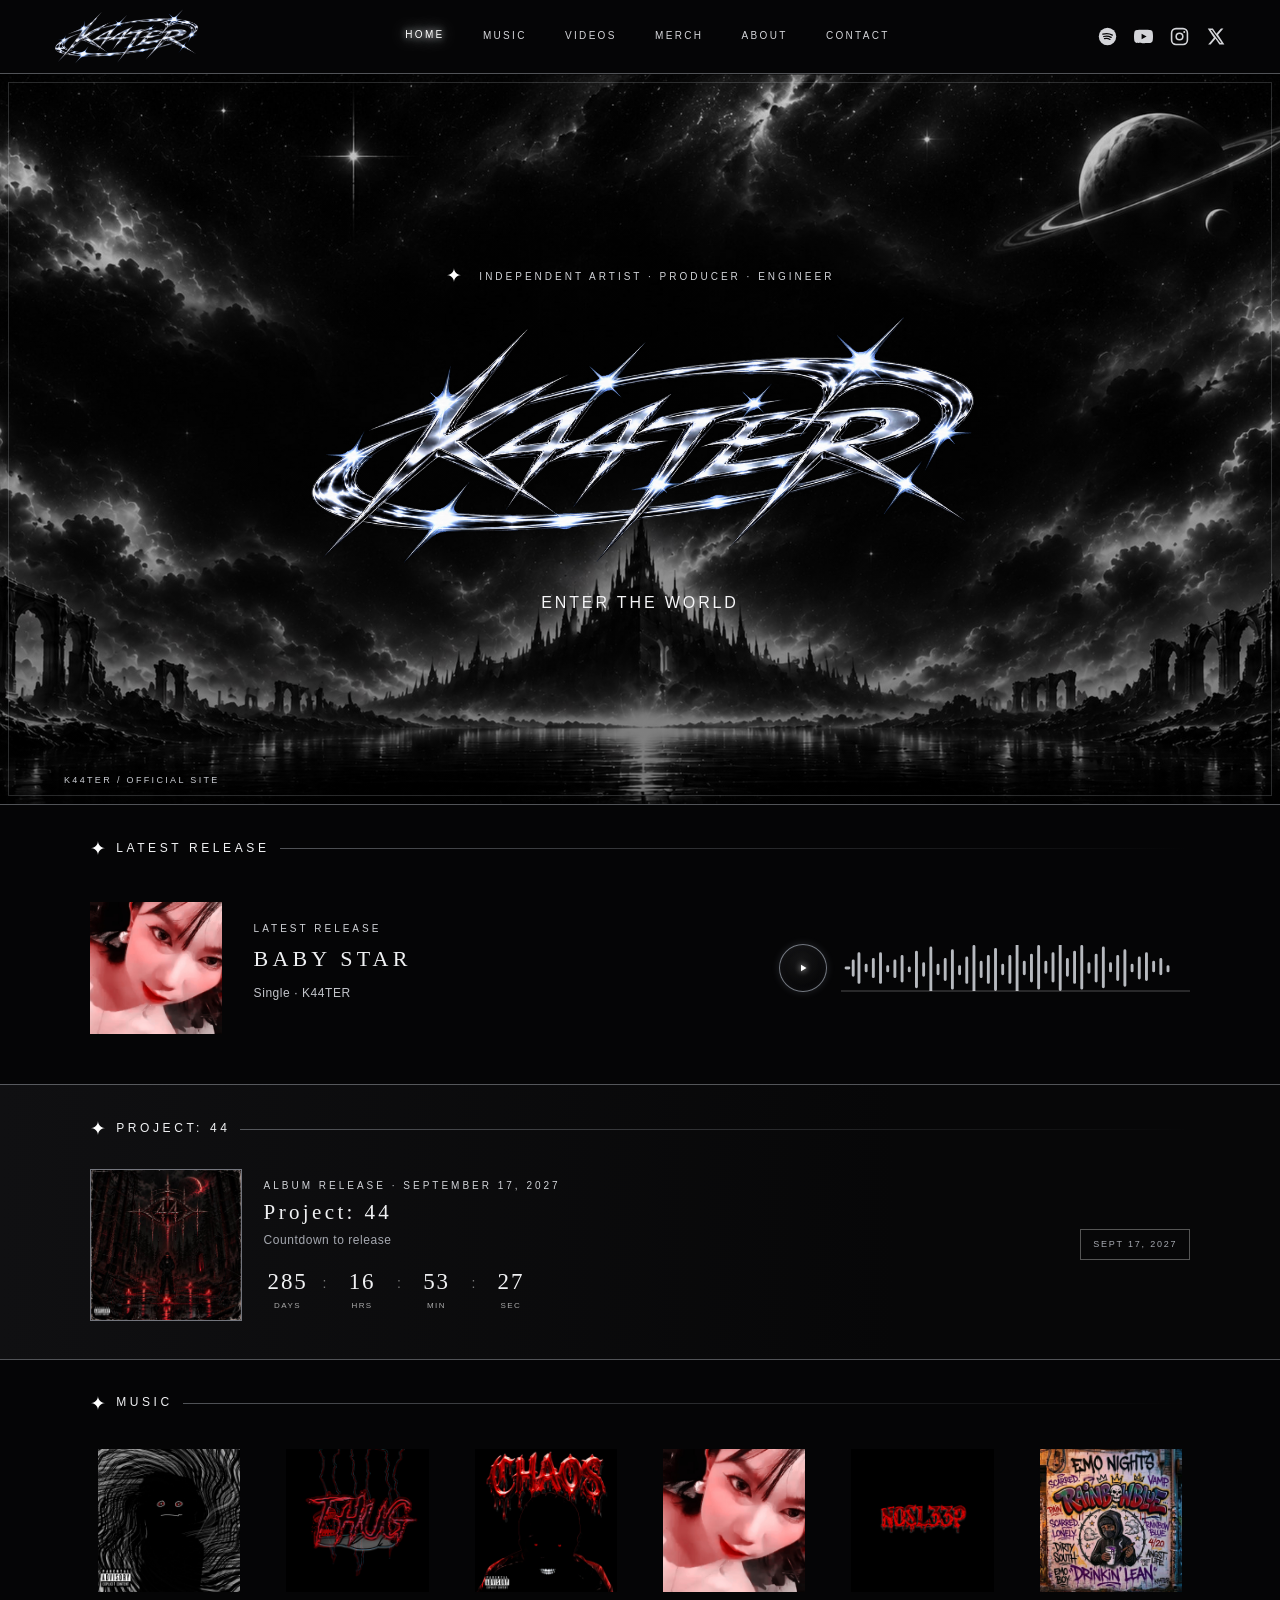
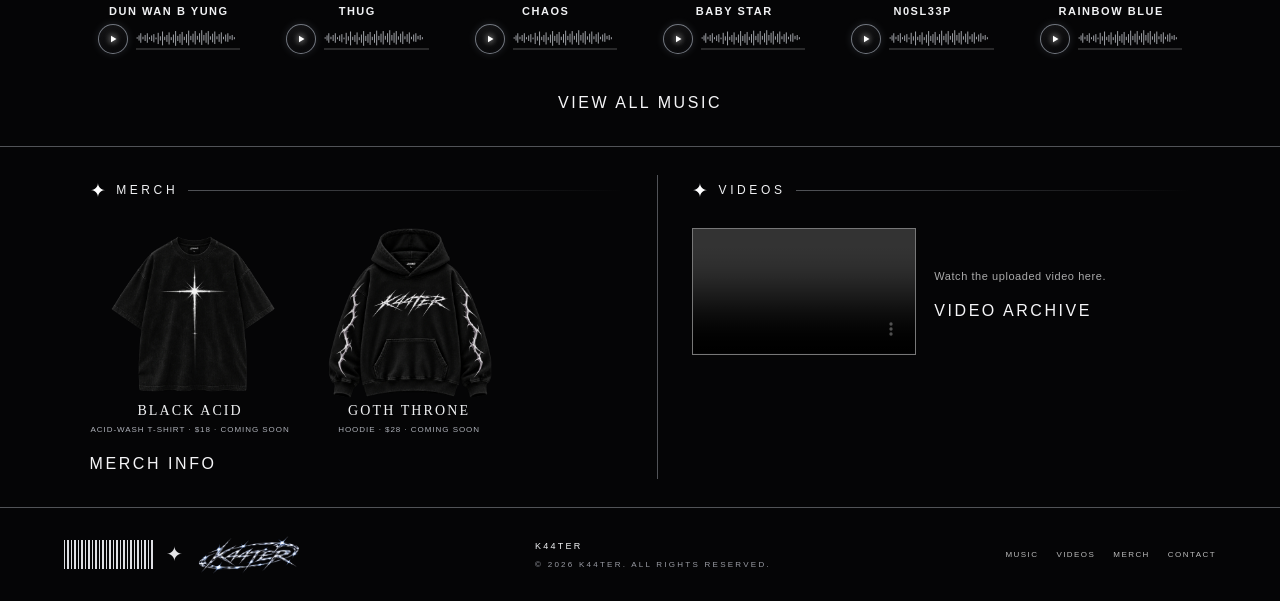
<file: index.html>
<!doctype html>
<html lang="en">
<head>
<meta charset="utf-8"><meta name="viewport" content="width=device-width, initial-scale=1"><meta name="theme-color" content="#050506">
<meta name="description" content="The official K44TER artist website."><title>Home | K44TER</title>
<link rel="preload" as="image" href="assets/backgrounds/cosmic-castle-2k.jpg"><link rel="stylesheet" href="styles.css?v=17"><script src="script.js?v=7" defer></script>
</head><body><a class="skip-link" href="#main">Skip to content</a>
<header class="site-header"><a class="brand" href="index.html" aria-label="K44TER home"><img src="assets/logo/k44ter-chrome-orbital-1200.png" alt="K44TER chrome orbital logo"></a>
<button class="menu-toggle" type="button" aria-expanded="false" aria-controls="primary-nav" aria-label="Open navigation"><span></span><span></span></button>
<nav id="primary-nav" class="primary-nav" aria-label="Main navigation"><a href="index.html" data-page="home">Home</a><a href="music.html" data-page="music">Music</a><a href="videos.html" data-page="videos">Videos</a><a href="merch.html" data-page="merch">Merch</a><a href="about.html" data-page="about">About</a><a href="contact.html" data-page="contact">Contact</a></nav>
<div class="social-icons"><a href="https://open.spotify.com/artist/79b7oTjnI22iM2zoxP4yaR?si=mRJgvDaFQS2e5y2-ZmFSTA" aria-label="Spotify" target="_blank" rel="noreferrer"><svg viewBox="0 0 24 24" aria-hidden="true"><circle cx="12" cy="12" r="11" fill="currentColor"/><path d="M6.1 9.1c4.3-1.3 8.7-.8 12 1.2M7.2 12c3.3-.9 6.6-.5 9.4 1.1M8.2 14.8c2.5-.6 4.8-.3 6.9.9" fill="none" stroke="#050506" stroke-width="1.6" stroke-linecap="round"/></svg></a><a href="https://youtube.com/@k44terr?si=vx4z6pO1TUNWpHLG" aria-label="YouTube" target="_blank" rel="noreferrer"><svg viewBox="0 0 24 24" aria-hidden="true"><path d="M23.5 6.2a3 3 0 0 0-2.1-2.1C19.6 3.6 12 3.6 12 3.6s-7.6 0-9.4.5A3 3 0 0 0 .5 6.2 31 31 0 0 0 0 12a31 31 0 0 0 .5 5.8 3 3 0 0 0 2.1 2.1c1.8.5 9.4.5 9.4.5s7.6 0 9.4-.5a3 3 0 0 0 2.1-2.1A31 31 0 0 0 24 12a31 31 0 0 0-.5-5.8ZM9.6 15.6V8.4l6.3 3.6-6.3 3.6Z"/></svg></a><a href="https://www.instagram.com/k44ter/" aria-label="Instagram" target="_blank" rel="noreferrer"><svg viewBox="0 0 24 24" aria-hidden="true"><rect x="2" y="2" width="20" height="20" rx="5.5" fill="none" stroke="currentColor" stroke-width="2"/><circle cx="12" cy="12" r="4.2" fill="none" stroke="currentColor" stroke-width="2"/><circle cx="18" cy="6.4" r="1.3"/></svg></a><a href="https://x.com/K44TERR" aria-label="X" target="_blank" rel="noreferrer"><svg viewBox="0 0 24 24" aria-hidden="true"><path d="M18.9 2H22l-6.8 7.8L23.2 22h-6.3L12 14.9 5.8 22H2.7l7.3-8.4L2.2 2h6.5l4.4 6.6L18.9 2Zm-1.1 18h1.7L7.7 3.9H5.9L17.8 20Z"/></svg></a></div></header>
<main id="main"><section class="home-hero cosmic"><div class="hero-copy"><p class="eyebrow"><span class="spark">✦</span> INDEPENDENT ARTIST · PRODUCER · ENGINEER</p><img class="hero-logo" src="assets/logo/k44ter-chrome-orbital-1200.png" alt="K44TER chrome orbital logo"><a class="button" href="#latest">ENTER THE WORLD </a></div><div class="hero-index">K44TER / OFFICIAL SITE</div></section>
<section class="content-section latest" id="latest"><div class="section-heading"><span class="spark">✦</span><h2>Latest release</h2><i></i></div><div class="release-feature"><a class="release-cover-link" href="https://open.spotify.com/track/5ABla0cRv7qfZ9XZYniXes" target="_blank" rel="noreferrer" aria-label="Open Baby Star on Spotify"><img class="release-cover" src="assets/music/04-baby-star.jpg" alt="Baby Star cover artwork"></a><div class="release-copy"><p class="eyebrow">LATEST RELEASE</p><h3>Baby Star</h3><p>Single · K44TER</p></div><div class="compact-player" data-audio-player><button class="audio-play" type="button" aria-label="Play BABY STAR"><svg class="play-symbol" viewBox="0 0 24 24" aria-hidden="true"><path class="icon-play" d="M8 5.5v13L19 12 8 5.5Z"/><path class="icon-pause" d="M8 5v14M16 5v14"/></svg></button><div class="audio-display"><svg class="waveform" viewBox="0 0 240 32" role="img" aria-label="Audio waveform"><path d="M2 [base64]" fill="none" stroke="currentColor" stroke-width="2" stroke-linecap="round"/></svg><span class="audio-progress" aria-hidden="true"><span></span></span></div><time class="player-time" aria-label="Track time">0:00 / 0:00</time><audio preload="none" src="assets/audio/baby-star.mp3"></audio></div></div></section>
<section class="content-section project-strip"><div class="section-heading"><span class="spark">✦</span><h2>Project: 44</h2><i></i></div><div class="project-content project-countdown"><img class="project-cover" src="assets/projects/project-44-cover.jpg" alt="Project: 44 cover artwork"><div class="project-info"><p class="eyebrow">ALBUM RELEASE · SEPTEMBER 17, 2027</p><h3>Project: 44</h3><p>Countdown to release</p><div class="countdown" data-countdown data-target="2027-09-17T00:00:00+07:00" aria-label="Countdown to Project: 44 release"><div><strong data-days>—</strong><span>DAYS</span></div><b>:</b><div><strong data-hours>—</strong><span>HRS</span></div><b>:</b><div><strong data-minutes>—</strong><span>MIN</span></div><b>:</b><div><strong data-seconds>—</strong><span>SEC</span></div></div></div><span class="project-status">SEPT 17, 2027</span></div></section>
<section class="content-section"><div class="section-heading"><span class="spark">✦</span><h2>Music</h2><i></i></div><div class="placeholder-grid six music-preview-grid"><article class="music-tile" data-category="single"><a class="music-art-link" href="https://open.spotify.com/track/0UyNMUNlDSe3fFkBKzSwoQ" target="_blank" rel="noreferrer" aria-label="Open DUN WAN B YUNG on Spotify"><img class="music-art" src="assets/music/01-dun-wan-b-yung.jpg" alt="DUN WAN B YUNG cover artwork"></a><h3>DUN WAN B YUNG</h3><div class="compact-player" data-audio-player><button class="audio-play" type="button" aria-label="Play DUN WAN B YUNG"><svg class="play-symbol" viewBox="0 0 24 24" aria-hidden="true"><path class="icon-play" d="M8 5.5v13L19 12 8 5.5Z"/><path class="icon-pause" d="M8 5v14M16 5v14"/></svg></button><div class="audio-display"><svg class="waveform" viewBox="0 0 240 32" role="img" aria-label="Audio waveform"><path d="M2 [base64]" fill="none" stroke="currentColor" stroke-width="2" stroke-linecap="round"/></svg><span class="audio-progress" aria-hidden="true"><span></span></span></div><time class="player-time" aria-label="Track time">0:00 / 0:00</time><audio preload="none" src="assets/audio/dun-wan-b-yung.mp3"></audio></div></article><article class="music-tile" data-category="single"><a class="music-art-link" href="https://open.spotify.com/track/5TOm9nbfI895H2cRXM6hP5" target="_blank" rel="noreferrer" aria-label="Open THUG on Spotify"><img class="music-art" src="assets/music/02-thug.jpg" alt="THUG cover artwork"></a><h3>THUG</h3><div class="compact-player" data-audio-player><button class="audio-play" type="button" aria-label="Play THUG"><svg class="play-symbol" viewBox="0 0 24 24" aria-hidden="true"><path class="icon-play" d="M8 5.5v13L19 12 8 5.5Z"/><path class="icon-pause" d="M8 5v14M16 5v14"/></svg></button><div class="audio-display"><svg class="waveform" viewBox="0 0 240 32" role="img" aria-label="Audio waveform"><path d="M2 [base64]" fill="none" stroke="currentColor" stroke-width="2" stroke-linecap="round"/></svg><span class="audio-progress" aria-hidden="true"><span></span></span></div><time class="player-time" aria-label="Track time">0:00 / 0:00</time><audio preload="none" src="assets/audio/thug.mp3"></audio></div></article><article class="music-tile" data-category="single"><a class="music-art-link" href="https://open.spotify.com/track/6tZy8vqleIMeCNvs3DmoJp" target="_blank" rel="noreferrer" aria-label="Open CHAOS on Spotify"><img class="music-art" src="assets/music/03-chaos.jpg" alt="CHAOS cover artwork"></a><h3>CHAOS</h3><div class="compact-player" data-audio-player><button class="audio-play" type="button" aria-label="Play CHAOS"><svg class="play-symbol" viewBox="0 0 24 24" aria-hidden="true"><path class="icon-play" d="M8 5.5v13L19 12 8 5.5Z"/><path class="icon-pause" d="M8 5v14M16 5v14"/></svg></button><div class="audio-display"><svg class="waveform" viewBox="0 0 240 32" role="img" aria-label="Audio waveform"><path d="M2 [base64]" fill="none" stroke="currentColor" stroke-width="2" stroke-linecap="round"/></svg><span class="audio-progress" aria-hidden="true"><span></span></span></div><time class="player-time" aria-label="Track time">0:00 / 0:00</time><audio preload="none" src="assets/audio/chaos.mp3"></audio></div></article><article class="music-tile" data-category="single"><a class="music-art-link" href="https://open.spotify.com/track/5ABla0cRv7qfZ9XZYniXes" target="_blank" rel="noreferrer" aria-label="Open BABY STAR on Spotify"><img class="music-art" src="assets/music/04-baby-star.jpg" alt="BABY STAR cover artwork"></a><h3>BABY STAR</h3><div class="compact-player" data-audio-player><button class="audio-play" type="button" aria-label="Play BABY STAR"><svg class="play-symbol" viewBox="0 0 24 24" aria-hidden="true"><path class="icon-play" d="M8 5.5v13L19 12 8 5.5Z"/><path class="icon-pause" d="M8 5v14M16 5v14"/></svg></button><div class="audio-display"><svg class="waveform" viewBox="0 0 240 32" role="img" aria-label="Audio waveform"><path d="M2 [base64]" fill="none" stroke="currentColor" stroke-width="2" stroke-linecap="round"/></svg><span class="audio-progress" aria-hidden="true"><span></span></span></div><time class="player-time" aria-label="Track time">0:00 / 0:00</time><audio preload="none" src="assets/audio/baby-star.mp3"></audio></div></article><article class="music-tile" data-category="single"><a class="music-art-link" href="https://open.spotify.com/track/0wNx0E15DyEDxu71rA2f4R" target="_blank" rel="noreferrer" aria-label="Open N0SL33P on Spotify"><img class="music-art" src="assets/music/05-n0sl33p.jpg" alt="N0SL33P cover artwork"></a><h3>N0SL33P</h3><div class="compact-player" data-audio-player><button class="audio-play" type="button" aria-label="Play N0SL33P"><svg class="play-symbol" viewBox="0 0 24 24" aria-hidden="true"><path class="icon-play" d="M8 5.5v13L19 12 8 5.5Z"/><path class="icon-pause" d="M8 5v14M16 5v14"/></svg></button><div class="audio-display"><svg class="waveform" viewBox="0 0 240 32" role="img" aria-label="Audio waveform"><path d="M2 [base64]" fill="none" stroke="currentColor" stroke-width="2" stroke-linecap="round"/></svg><span class="audio-progress" aria-hidden="true"><span></span></span></div><time class="player-time" aria-label="Track time">0:00 / 0:00</time><audio preload="none" src="assets/audio/n0sl33p.mp3"></audio></div></article><article class="music-tile" data-category="single"><a class="music-art-link" href="https://open.spotify.com/track/3hxORqCs7koCFX0boj8CnD" target="_blank" rel="noreferrer" aria-label="Open RAINBOW BLUE on Spotify"><img class="music-art" src="assets/music/06-rainbow-blue.jpg" alt="RAINBOW BLUE cover artwork"></a><h3>RAINBOW BLUE</h3><div class="compact-player" data-audio-player><button class="audio-play" type="button" aria-label="Play RAINBOW BLUE"><svg class="play-symbol" viewBox="0 0 24 24" aria-hidden="true"><path class="icon-play" d="M8 5.5v13L19 12 8 5.5Z"/><path class="icon-pause" d="M8 5v14M16 5v14"/></svg></button><div class="audio-display"><svg class="waveform" viewBox="0 0 240 32" role="img" aria-label="Audio waveform"><path d="M2 [base64]" fill="none" stroke="currentColor" stroke-width="2" stroke-linecap="round"/></svg><span class="audio-progress" aria-hidden="true"><span></span></span></div><time class="player-time" aria-label="Track time">0:00 / 0:00</time><audio preload="none" src="assets/audio/rainbow-blue.mp3"></audio></div></article></div><div class="center-action"><a class="button" href="music.html">VIEW ALL MUSIC</a></div></section>
<section class="content-section home-split"><div><div class="section-heading"><span class="spark">✦</span><h2>Merch</h2><i></i></div><div class="merch-home-preview"><div class="merch-home-grid"><article class="merch-home-item"><img src="assets/merch/tshirt-front.webp" alt="BLACK ACID T-shirt front preview"><h3>BLACK ACID</h3><p>ACID-WASH T-SHIRT · $18 · COMING SOON</p></article><article class="merch-home-item"><img src="assets/merch/hoodie-front-v2.webp" alt="GOTH THRONE hoodie front preview"><h3>GOTH THRONE</h3><p>HOODIE · $28 · COMING SOON</p></article></div><a class="button" href="merch.html">MERCH INFO</a></div></div><div><div class="section-heading"><span class="spark">✦</span><h2>Videos</h2><i></i></div><div class="video-preview"><video class="home-video-embed" controls playsinline preload="metadata" aria-label="K44TER uploaded video"><source src="assets/videos/1105.mp4" type="video/mp4">Your browser does not support MP4 video.</video><div><p>Watch the uploaded video here.</p><a class="button" href="videos.html">VIDEO ARCHIVE</a></div></div></div></section></main>
<footer class="site-footer"><div class="footer-mark"><span class="barcode" aria-hidden="true"></span><span class="footer-star">✦</span><img src="assets/logo/k44ter-chrome-orbital-1200.png" alt=""></div><p>K44TER <span>© 2026 K44TER. ALL RIGHTS RESERVED.</span></p><div class="footer-links"><a href="music.html">Music</a><a href="videos.html">Videos</a><a href="merch.html">Merch</a><a href="contact.html">Contact</a></div></footer></body></html>
</file>
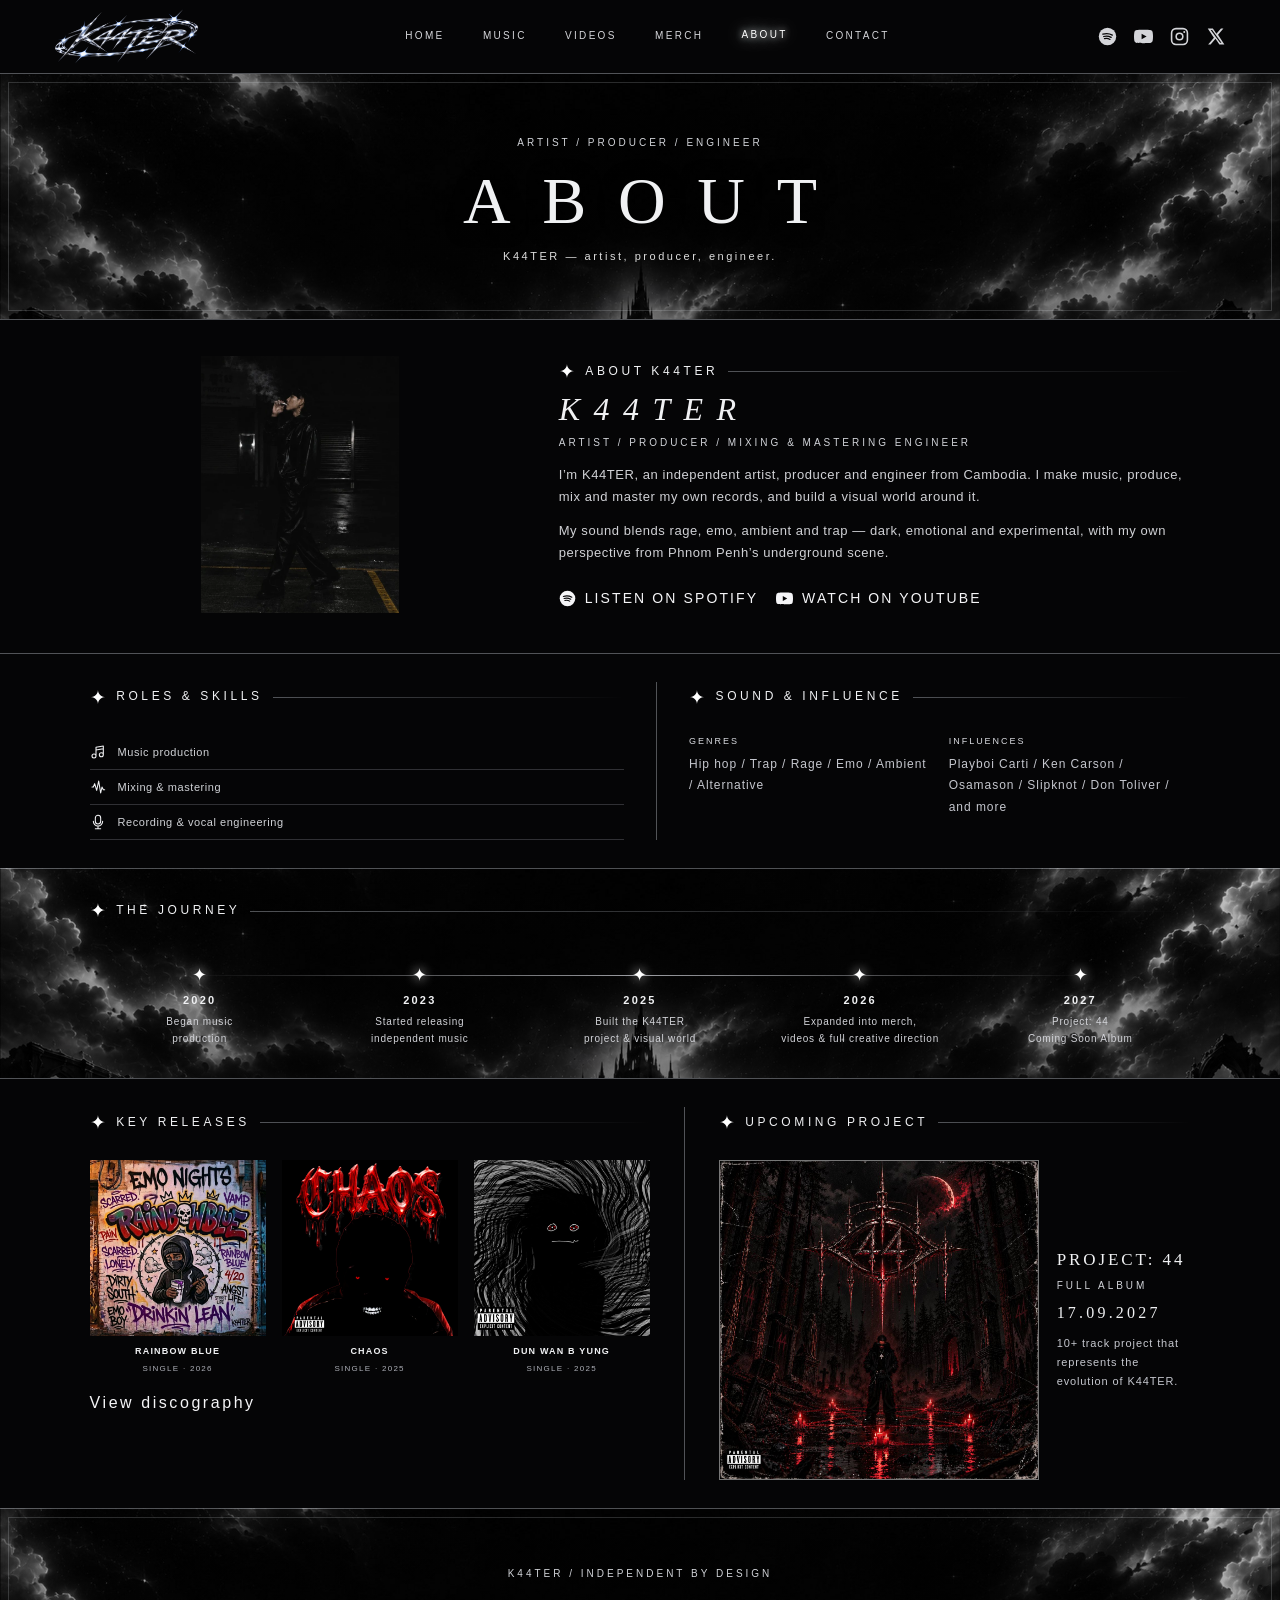
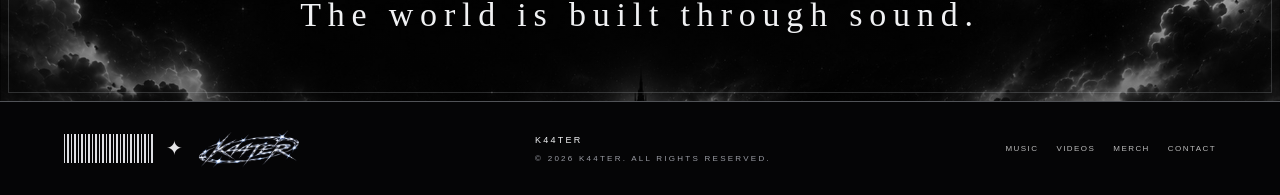
<file: about.html>
<!doctype html>
<html lang="en">
<head>
<meta charset="utf-8">
<meta name="viewport" content="width=device-width, initial-scale=1">
<meta name="theme-color" content="#050506">
<meta name="description" content="About K44TER: independent artist, producer and engineer from Cambodia.">
<title>About | K44TER</title>
<link rel="preload" as="image" href="assets/backgrounds/cosmic-castle-2k.jpg">
<link rel="stylesheet" href="styles.css?v=20">
<script src="script.js?v=3" defer></script>
</head>
<body>
<a class="skip-link" href="#main">Skip to content</a>
<header class="site-header">
  <a class="brand" href="index.html" aria-label="K44TER home"><img src="assets/logo/k44ter-chrome-orbital-1200.png" alt="K44TER chrome orbital logo"></a>
  <button class="menu-toggle" type="button" aria-expanded="false" aria-controls="primary-nav" aria-label="Open navigation"><span></span><span></span></button>
  <nav id="primary-nav" class="primary-nav" aria-label="Main navigation"><a href="index.html" data-page="home">Home</a><a href="music.html" data-page="music">Music</a><a href="videos.html" data-page="videos">Videos</a><a href="merch.html" data-page="merch">Merch</a><a href="about.html" data-page="about">About</a><a href="contact.html" data-page="contact">Contact</a></nav>
  <div class="social-icons">
    <a href="https://open.spotify.com/artist/79b7oTjnI22iM2zoxP4yaR?si=mRJgvDaFQS2e5y2-ZmFSTA" aria-label="Spotify" target="_blank" rel="noreferrer"><svg viewBox="0 0 24 24" aria-hidden="true"><circle cx="12" cy="12" r="11" fill="currentColor"/><path d="M6.1 9.1c4.3-1.3 8.7-.8 12 1.2M7.2 12c3.3-.9 6.6-.5 9.4 1.1M8.2 14.8c2.5-.6 4.8-.3 6.9.9" fill="none" stroke="#050506" stroke-width="1.6" stroke-linecap="round"/></svg></a>
    <a href="https://youtube.com/@k44terr?si=vx4z6pO1TUNWpHLG" aria-label="YouTube" target="_blank" rel="noreferrer"><svg viewBox="0 0 24 24" aria-hidden="true"><path d="M23.5 6.2a3 3 0 0 0-2.1-2.1C19.6 3.6 12 3.6 12 3.6s-7.6 0-9.4.5A3 3 0 0 0 .5 6.2 31 31 0 0 0 0 12a31 31 0 0 0 .5 5.8 3 3 0 0 0 2.1 2.1c1.8.5 9.4.5 9.4.5s7.6 0 9.4-.5a3 3 0 0 0 2.1-2.1A31 31 0 0 0 24 12a31 31 0 0 0-.5-5.8ZM9.6 15.6V8.4l6.3 3.6-6.3 3.6Z"/></svg></a>
    <a href="https://www.instagram.com/k44ter/" aria-label="Instagram" target="_blank" rel="noreferrer"><svg viewBox="0 0 24 24" aria-hidden="true"><rect x="2" y="2" width="20" height="20" rx="5.5" fill="none" stroke="currentColor" stroke-width="2"/><circle cx="12" cy="12" r="4.2" fill="none" stroke="currentColor" stroke-width="2"/><circle cx="18" cy="6.4" r="1.3"/></svg></a>
    <a href="https://x.com/K44TERR" aria-label="X" target="_blank" rel="noreferrer"><svg viewBox="0 0 24 24" aria-hidden="true"><path d="M18.9 2H22l-6.8 7.8L23.2 22h-6.3L12 14.9 5.8 22H2.7l7.3-8.4L2.2 2h6.5l4.4 6.6L18.9 2Zm-1.1 18h1.7L7.7 3.9H5.9L17.8 20Z"/></svg></a>
  </div>
</header>
<main id="main">
  <section class="page-hero cosmic"><p class="eyebrow">ARTIST / PRODUCER / ENGINEER</p><h1>About</h1><p class="hero-caption">K44TER — artist, producer, engineer.</p></section>
  <section class="content-section about-feature">
    <div class="about-art has-artist-photo"><img src="assets/artist/k44ter-about-photo.webp" alt="K44TER photographed at night in a black outfit"></div>
    <div class="about-copy">
      <div class="section-heading"><span class="spark">✦</span><h2>About K44TER</h2><i></i></div>
      <h3 class="serif-name">K44TER</h3>
      <p class="eyebrow">ARTIST / PRODUCER / MIXING &amp; MASTERING ENGINEER</p>
      <p>I’m K44TER, an independent artist, producer and engineer from Cambodia. I make music, produce, mix and master my own records, and build a visual world around it.</p>
      <p>My sound blends rage, emo, ambient and trap — dark, emotional and experimental, with my own perspective from Phnom Penh’s underground scene.</p>
      <div class="about-links">
        <a class="button" href="https://open.spotify.com/artist/79b7oTjnI22iM2zoxP4yaR?si=mRJgvDaFQS2e5y2-ZmFSTA" target="_blank" rel="noreferrer"><svg class="about-social-icon spotify-mark" viewBox="0 0 24 24" aria-hidden="true"><circle cx="12" cy="12" r="11"/><path d="M6.1 9.1c4.3-1.3 8.7-.8 12 1.2M7.2 12c3.3-.9 6.6-.5 9.4 1.1M8.2 14.8c2.5-.6 4.8-.3 6.9.9"/></svg><span>LISTEN ON SPOTIFY</span></a>
        <a class="button" href="https://youtube.com/@k44terr?si=vx4z6pO1TUNWpHLG" target="_blank" rel="noreferrer"><svg class="about-social-icon" viewBox="0 0 24 24" aria-hidden="true"><path d="M23.5 6.2a3 3 0 0 0-2.1-2.1C19.6 3.6 12 3.6 12 3.6s-7.6 0-9.4.5A3 3 0 0 0 .5 6.2 31 31 0 0 0 0 12a31 31 0 0 0 .5 5.8 3 3 0 0 0 2.1 2.1c1.8.5 9.4.5 9.4.5s7.6 0 9.4-.5a3 3 0 0 0 2.1-2.1A31 31 0 0 0 24 12a31 31 0 0 0-.5-5.8ZM9.6 15.6V8.4l6.3 3.6-6.3 3.6Z"/></svg><span>WATCH ON YOUTUBE</span></a>
      </div>
    </div>
  </section>
  <section class="content-section about-details">
    <div>
      <div class="section-heading"><span class="spark">✦</span><h2>Roles &amp; skills</h2><i></i></div>
      <ul class="skills-list">
        <li><svg class="skill-icon" viewBox="0 0 24 24" aria-hidden="true"><path d="M9 18V5l11-2v13M9 18a3 3 0 1 1-3-3c1.7 0 3 1.3 3 3Zm11-2a3 3 0 1 1-3-3c1.7 0 3 1.3 3 3ZM9 9l11-2"/></svg><span>Music production</span></li>
        <li><svg class="skill-icon" viewBox="0 0 24 24" aria-hidden="true"><path d="M3 12h2l2-5 3 10 3-14 3 18 2-9 2 4h2"/></svg><span>Mixing &amp; mastering</span></li>
        <li><svg class="skill-icon" viewBox="0 0 24 24" aria-hidden="true"><rect x="8" y="2" width="8" height="13" rx="4"/><path d="M5 11a7 7 0 0 0 14 0M12 18v4m-4 0h8"/></svg><span>Recording &amp; vocal engineering</span></li>
      </ul>
    </div>
    <div class="sound-note">
      <div class="section-heading"><span class="spark">✦</span><h2>Sound &amp; influence</h2><i></i></div>
      <div class="sound-text"><div><h3>Genres</h3><p>Hip hop / Trap / Rage / Emo / Ambient / Alternative</p></div><div><h3>Influences</h3><p>Playboi Carti / Ken Carson / Osamason / Slipknot / Don Toliver / and more</p></div></div>
    </div>
  </section>
  <section class="content-section about-journey cosmic">
    <div class="section-heading"><span class="spark">✦</span><h2>The Journey</h2><i></i></div>
    <div class="journey-timeline">
      <article><span class="journey-star">✦</span><h3>2020</h3><p>Began music<br>production</p></article>
      <article><span class="journey-star">✦</span><h3>2023</h3><p>Started releasing<br>independent music</p></article>
      <article><span class="journey-star">✦</span><h3>2025</h3><p>Built the K44TER<br>project &amp; visual world</p></article>
      <article><span class="journey-star">✦</span><h3>2026</h3><p>Expanded into merch,<br>videos &amp; full creative direction</p></article>
      <article><span class="journey-star">✦</span><h3>2027</h3><p>Project: 44<br>Coming Soon Album</p></article>
    </div>
  </section>
  <section class="content-section about-projects">
    <div class="about-key-releases">
      <div class="section-heading"><span class="spark">✦</span><h2>Key Releases</h2><i></i></div>
      <div class="key-release-grid">
        <a class="key-release" href="https://open.spotify.com/track/3hxORqCs7koCFX0boj8CnD" target="_blank" rel="noreferrer"><img src="assets/music/06-rainbow-blue.jpg" alt="Rainbow Blue cover artwork"><h3>Rainbow Blue</h3><p>Single · 2026</p></a>
        <a class="key-release" href="https://open.spotify.com/track/6tZy8vqleIMeCNvs3DmoJp" target="_blank" rel="noreferrer"><img src="assets/music/03-chaos.jpg" alt="Chaos cover artwork"><h3>Chaos</h3><p>Single · 2025</p></a>
        <a class="key-release" href="https://open.spotify.com/track/0UyNMUNlDSe3fFkBKzSwoQ" target="_blank" rel="noreferrer"><img src="assets/music/01-dun-wan-b-yung.jpg" alt="Dun Wan B Yung cover artwork"><h3>Dun Wan B Yung</h3><p>Single · 2025</p></a>
      </div>
      <a class="button about-discography" href="https://open.spotify.com/artist/79b7oTjnI22iM2zoxP4yaR?si=mRJgvDaFQS2e5y2-ZmFSTA" target="_blank" rel="noreferrer">View discography</a>
    </div>
    <div class="about-upcoming">
      <div class="section-heading"><span class="spark">✦</span><h2>Upcoming Project</h2><i></i></div>
      <div class="upcoming-project-card"><img src="assets/projects/project-44-cover.jpg" alt="Project: 44 album artwork"><div><h3>Project: 44</h3><p class="eyebrow">Full album</p><p class="project-date">17.09.2027</p><p class="upcoming-description">10+ track project that represents the evolution of K44TER.</p></div></div>
    </div>
  </section>
  <section class="content-section about-signoff cosmic"><span class="eyebrow">K44TER / INDEPENDENT BY DESIGN</span><h2>The world is built through sound.</h2></section>
</main>
<footer class="site-footer"><div class="footer-mark"><span class="barcode" aria-hidden="true"></span><span class="footer-star">✦</span><img src="assets/logo/k44ter-chrome-orbital-1200.png" alt=""></div><p>K44TER <span>© 2026 K44TER. ALL RIGHTS RESERVED.</span></p><div class="footer-links"><a href="music.html">Music</a><a href="videos.html">Videos</a><a href="merch.html">Merch</a><a href="contact.html">Contact</a></div></footer>
</body>
</html>
</file>
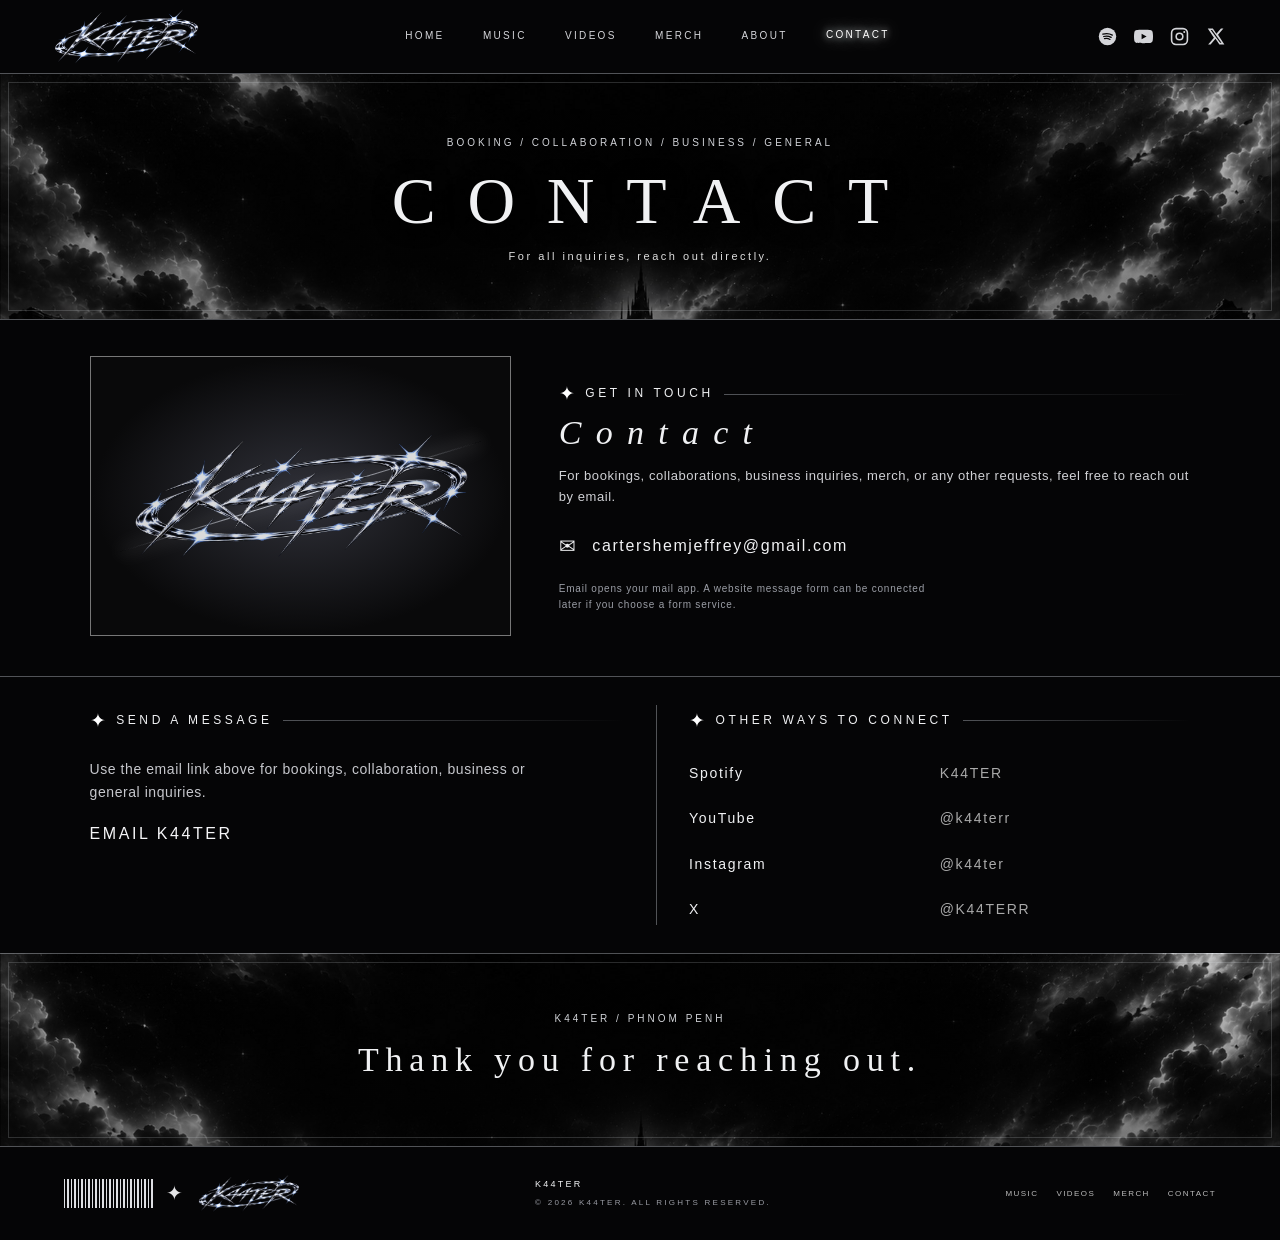
<file: contact.html>
<!doctype html>
<html lang="en">
<head>
<meta charset="utf-8"><meta name="viewport" content="width=device-width, initial-scale=1"><meta name="theme-color" content="#050506">
<meta name="description" content="The official K44TER artist website."><title>Contact | K44TER</title>
<link rel="preload" as="image" href="assets/backgrounds/cosmic-castle-2k.jpg"><link rel="stylesheet" href="styles.css?v=20"><script src="script.js?v=3" defer></script>
</head><body><a class="skip-link" href="#main">Skip to content</a>
<header class="site-header"><a class="brand" href="index.html" aria-label="K44TER home"><img src="assets/logo/k44ter-chrome-orbital-1200.png" alt="K44TER chrome orbital logo"></a>
<button class="menu-toggle" type="button" aria-expanded="false" aria-controls="primary-nav" aria-label="Open navigation"><span></span><span></span></button>
<nav id="primary-nav" class="primary-nav" aria-label="Main navigation"><a href="index.html" data-page="home">Home</a><a href="music.html" data-page="music">Music</a><a href="videos.html" data-page="videos">Videos</a><a href="merch.html" data-page="merch">Merch</a><a href="about.html" data-page="about">About</a><a href="contact.html" data-page="contact">Contact</a></nav>
<div class="social-icons"><a href="https://open.spotify.com/artist/79b7oTjnI22iM2zoxP4yaR?si=mRJgvDaFQS2e5y2-ZmFSTA" aria-label="Spotify" target="_blank" rel="noreferrer"><svg viewBox="0 0 24 24" aria-hidden="true"><circle cx="12" cy="12" r="11" fill="currentColor"/><path d="M6.1 9.1c4.3-1.3 8.7-.8 12 1.2M7.2 12c3.3-.9 6.6-.5 9.4 1.1M8.2 14.8c2.5-.6 4.8-.3 6.9.9" fill="none" stroke="#050506" stroke-width="1.6" stroke-linecap="round"/></svg></a><a href="https://youtube.com/@k44terr?si=vx4z6pO1TUNWpHLG" aria-label="YouTube" target="_blank" rel="noreferrer"><svg viewBox="0 0 24 24" aria-hidden="true"><path d="M23.5 6.2a3 3 0 0 0-2.1-2.1C19.6 3.6 12 3.6 12 3.6s-7.6 0-9.4.5A3 3 0 0 0 .5 6.2 31 31 0 0 0 0 12a31 31 0 0 0 .5 5.8 3 3 0 0 0 2.1 2.1c1.8.5 9.4.5 9.4.5s7.6 0 9.4-.5a3 3 0 0 0 2.1-2.1A31 31 0 0 0 24 12a31 31 0 0 0-.5-5.8ZM9.6 15.6V8.4l6.3 3.6-6.3 3.6Z"/></svg></a><a href="https://www.instagram.com/k44ter/" aria-label="Instagram" target="_blank" rel="noreferrer"><svg viewBox="0 0 24 24" aria-hidden="true"><rect x="2" y="2" width="20" height="20" rx="5.5" fill="none" stroke="currentColor" stroke-width="2"/><circle cx="12" cy="12" r="4.2" fill="none" stroke="currentColor" stroke-width="2"/><circle cx="18" cy="6.4" r="1.3"/></svg></a><a href="https://x.com/K44TERR" aria-label="X" target="_blank" rel="noreferrer"><svg viewBox="0 0 24 24" aria-hidden="true"><path d="M18.9 2H22l-6.8 7.8L23.2 22h-6.3L12 14.9 5.8 22H2.7l7.3-8.4L2.2 2h6.5l4.4 6.6L18.9 2Zm-1.1 18h1.7L7.7 3.9H5.9L17.8 20Z"/></svg></a></div></header>
<main id="main"><section class="page-hero cosmic"><p class="eyebrow">BOOKING / COLLABORATION / BUSINESS / GENERAL</p><h1>Contact</h1><p class="hero-caption">For all inquiries, reach out directly.</p></section>
<section class="content-section contact-feature"><div class="contact-emblem"><img src="assets/logo/k44ter-chrome-orbital-1200.png" alt="" aria-hidden="true"></div><div class="contact-copy"><div class="section-heading"><span class="spark">✦</span><h2>Get in touch</h2><i></i></div><h3 class="serif-name">Contact</h3><p>For bookings, collaborations, business inquiries, merch, or any other requests, feel free to reach out by email.</p><a class="contact-email" href="mailto:cartershemjeffrey@gmail.com"><span>✉</span> cartershemjeffrey@gmail.com <b></b></a><p class="note">Email opens your mail app. A website message form can be connected later if you choose a form service.</p></div></section>
<section class="content-section contact-columns"><div><div class="section-heading"><span class="spark">✦</span><h2>Send a message</h2><i></i></div><p class="contact-lead">Use the email link above for bookings, collaboration, business or general inquiries.</p><a class="button" href="mailto:cartershemjeffrey@gmail.com?subject=K44TER%20inquiry">EMAIL K44TER</a></div><div><div class="section-heading"><span class="spark">✦</span><h2>Other ways to connect</h2><i></i></div><div class="social-list"><a href="https://open.spotify.com/artist/79b7oTjnI22iM2zoxP4yaR?si=mRJgvDaFQS2e5y2-ZmFSTA" target="_blank" rel="noreferrer"><span>Spotify</span><b>K44TER</b><i></i></a><a href="https://youtube.com/@k44terr?si=vx4z6pO1TUNWpHLG" target="_blank" rel="noreferrer"><span>YouTube</span><b>@k44terr</b><i></i></a><a href="https://www.instagram.com/k44ter/" target="_blank" rel="noreferrer"><span>Instagram</span><b>@k44ter</b><i></i></a><a href="https://x.com/K44TERR" target="_blank" rel="noreferrer"><span>X</span><b>@K44TERR</b><i></i></a></div></div></section><section class="content-section cosmic contact-end"><span class="eyebrow">K44TER / PHNOM PENH</span><h2>Thank you for reaching out.</h2></section></main>
<footer class="site-footer"><div class="footer-mark"><span class="barcode" aria-hidden="true"></span><span class="footer-star">✦</span><img src="assets/logo/k44ter-chrome-orbital-1200.png" alt=""></div><p>K44TER <span>© 2026 K44TER. ALL RIGHTS RESERVED.</span></p><div class="footer-links"><a href="music.html">Music</a><a href="videos.html">Videos</a><a href="merch.html">Merch</a><a href="contact.html">Contact</a></div></footer></body></html>
</file>
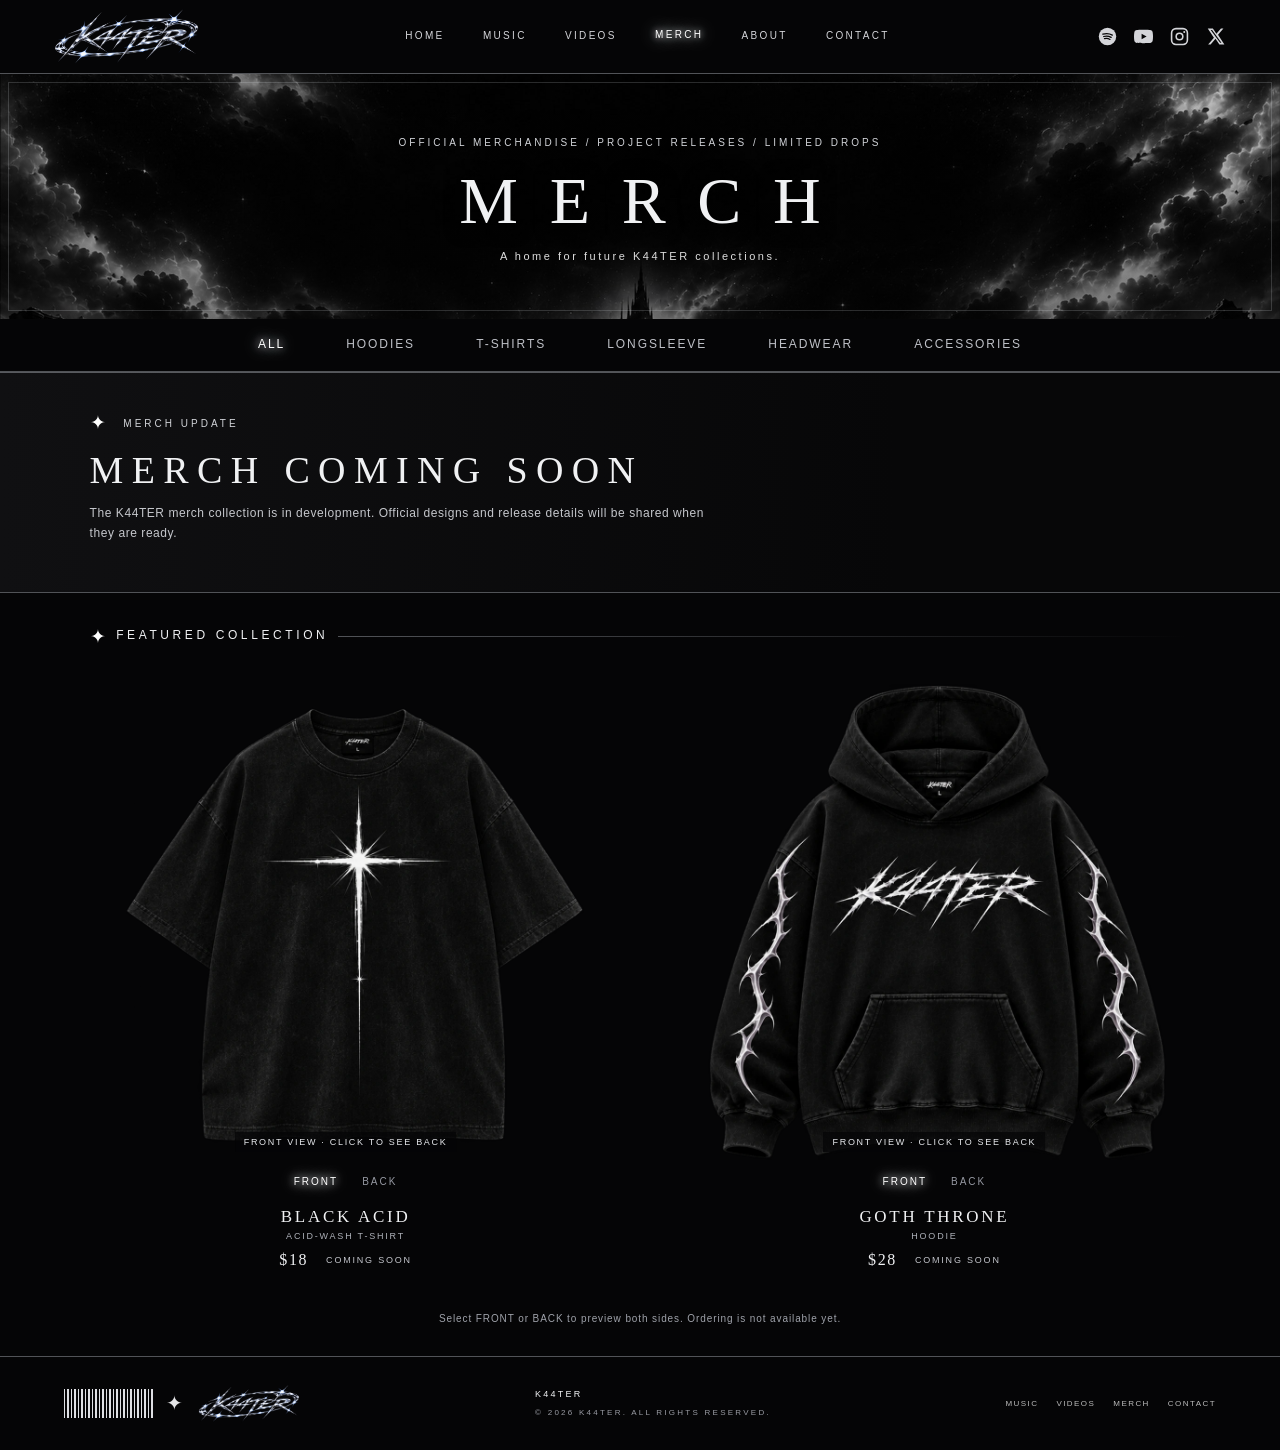
<file: merch.html>
<!doctype html>
<html lang="en">
<head>
<meta charset="utf-8"><meta name="viewport" content="width=device-width, initial-scale=1"><meta name="theme-color" content="#050506">
<meta name="description" content="The official K44TER artist website."><title>Merch | K44TER</title>
<link rel="preload" as="image" href="assets/backgrounds/cosmic-castle-2k.jpg"><link rel="stylesheet" href="styles.css?v=15"><script src="script.js?v=5" defer></script>
</head><body><a class="skip-link" href="#main">Skip to content</a>
<header class="site-header"><a class="brand" href="index.html" aria-label="K44TER home"><img src="assets/logo/k44ter-chrome-orbital-1200.png" alt="K44TER chrome orbital logo"></a>
<button class="menu-toggle" type="button" aria-expanded="false" aria-controls="primary-nav" aria-label="Open navigation"><span></span><span></span></button>
<nav id="primary-nav" class="primary-nav" aria-label="Main navigation"><a href="index.html" data-page="home">Home</a><a href="music.html" data-page="music">Music</a><a href="videos.html" data-page="videos">Videos</a><a href="merch.html" data-page="merch">Merch</a><a href="about.html" data-page="about">About</a><a href="contact.html" data-page="contact">Contact</a></nav>
<div class="social-icons"><a href="https://open.spotify.com/artist/79b7oTjnI22iM2zoxP4yaR?si=mRJgvDaFQS2e5y2-ZmFSTA" aria-label="Spotify" target="_blank" rel="noreferrer"><svg viewBox="0 0 24 24" aria-hidden="true"><circle cx="12" cy="12" r="11" fill="currentColor"/><path d="M6.1 9.1c4.3-1.3 8.7-.8 12 1.2M7.2 12c3.3-.9 6.6-.5 9.4 1.1M8.2 14.8c2.5-.6 4.8-.3 6.9.9" fill="none" stroke="#050506" stroke-width="1.6" stroke-linecap="round"/></svg></a><a href="https://youtube.com/@k44terr?si=vx4z6pO1TUNWpHLG" aria-label="YouTube" target="_blank" rel="noreferrer"><svg viewBox="0 0 24 24" aria-hidden="true"><path d="M23.5 6.2a3 3 0 0 0-2.1-2.1C19.6 3.6 12 3.6 12 3.6s-7.6 0-9.4.5A3 3 0 0 0 .5 6.2 31 31 0 0 0 0 12a31 31 0 0 0 .5 5.8 3 3 0 0 0 2.1 2.1c1.8.5 9.4.5 9.4.5s7.6 0 9.4-.5a3 3 0 0 0 2.1-2.1A31 31 0 0 0 24 12a31 31 0 0 0-.5-5.8ZM9.6 15.6V8.4l6.3 3.6-6.3 3.6Z"/></svg></a><a href="https://www.instagram.com/k44ter/" aria-label="Instagram" target="_blank" rel="noreferrer"><svg viewBox="0 0 24 24" aria-hidden="true"><rect x="2" y="2" width="20" height="20" rx="5.5" fill="none" stroke="currentColor" stroke-width="2"/><circle cx="12" cy="12" r="4.2" fill="none" stroke="currentColor" stroke-width="2"/><circle cx="18" cy="6.4" r="1.3"/></svg></a><a href="https://x.com/K44TERR" aria-label="X" target="_blank" rel="noreferrer"><svg viewBox="0 0 24 24" aria-hidden="true"><path d="M18.9 2H22l-6.8 7.8L23.2 22h-6.3L12 14.9 5.8 22H2.7l7.3-8.4L2.2 2h6.5l4.4 6.6L18.9 2Zm-1.1 18h1.7L7.7 3.9H5.9L17.8 20Z"/></svg></a></div></header>
<main id="main"><section class="page-hero cosmic"><p class="eyebrow">OFFICIAL MERCHANDISE / PROJECT RELEASES / LIMITED DROPS</p><h1>Merch</h1><p class="hero-caption">A home for future K44TER collections.</p></section><div class="category-row" data-filter-group="merch" aria-label="Filter merchandise"><button class="category active" type="button" data-filter="all" aria-pressed="true">ALL</button><button class="category" type="button" data-filter="hoodies" aria-pressed="false">HOODIES</button><button class="category" type="button" data-filter="tshirts" aria-pressed="false">T-SHIRTS</button><button class="category" type="button" data-filter="longsleeve" aria-pressed="false">LONGSLEEVE</button><button class="category" type="button" data-filter="headwear" aria-pressed="false">HEADWEAR</button><button class="category" type="button" data-filter="accessories" aria-pressed="false">ACCESSORIES</button></div>
<section class="content-section merch-intro"><p class="eyebrow"><span class="spark">✦</span> MERCH UPDATE</p><h2>Merch coming soon</h2><p>The K44TER merch collection is in development. Official designs and release details will be shared when they are ready.</p></section><section class="content-section merch-catalogue"><div class="section-heading"><span class="spark">✦</span><h2>Featured collection</h2><i></i></div><div class="merch-products" data-filter-items="merch">
<article class="merch-product" data-category="tshirts" data-merch-product data-product-name="BLACK ACID"><button class="merch-product-viewer" type="button" data-merch-toggle aria-label="Show back of BLACK ACID T-shirt"><img data-merch-front src="assets/merch/tshirt-front.webp" alt="Front of the BLACK ACID K44TER T-shirt"><img data-merch-back src="assets/merch/tshirt-back.webp" alt="Back of the BLACK ACID K44TER T-shirt" hidden><span class="merch-viewer-label" data-merch-label>FRONT VIEW · CLICK TO SEE BACK</span></button><div class="merch-side-controls" aria-label="BLACK ACID T-shirt view"><button class="active" type="button" data-merch-side="front" aria-pressed="true">FRONT</button><button type="button" data-merch-side="back" aria-pressed="false">BACK</button></div><div class="merch-product-copy"><h3>BLACK ACID</h3><p class="merch-product-type">ACID-WASH T-SHIRT</p><div class="merch-product-meta"><span class="merch-price">$18</span><span class="merch-status">COMING SOON</span></div></div></article>
<article class="merch-product" data-category="hoodies" data-merch-product data-product-name="GOTH THRONE"><button class="merch-product-viewer" type="button" data-merch-toggle aria-label="Show back of GOTH THRONE hoodie"><img data-merch-front src="assets/merch/hoodie-front-v2.webp" alt="Front of the GOTH THRONE K44TER hoodie"><img data-merch-back src="assets/merch/hoodie-back-v2.webp" alt="Back of the GOTH THRONE K44TER hoodie" hidden><span class="merch-viewer-label" data-merch-label>FRONT VIEW · CLICK TO SEE BACK</span></button><div class="merch-side-controls" aria-label="GOTH THRONE hoodie view"><button class="active" type="button" data-merch-side="front" aria-pressed="true">FRONT</button><button type="button" data-merch-side="back" aria-pressed="false">BACK</button></div><div class="merch-product-copy"><h3>GOTH THRONE</h3><p class="merch-product-type">HOODIE</p><div class="merch-product-meta"><span class="merch-price">$28</span><span class="merch-status">COMING SOON</span></div></div></article>
</div><p class="category-empty" data-filter-empty="merch" hidden></p><p class="merch-preview-note">Select FRONT or BACK to preview both sides. Ordering is not available yet.</p></section></main>
<footer class="site-footer"><div class="footer-mark"><span class="barcode" aria-hidden="true"></span><span class="footer-star">✦</span><img src="assets/logo/k44ter-chrome-orbital-1200.png" alt=""></div><p>K44TER <span>© 2026 K44TER. ALL RIGHTS RESERVED.</span></p><div class="footer-links"><a href="music.html">Music</a><a href="videos.html">Videos</a><a href="merch.html">Merch</a><a href="contact.html">Contact</a></div></footer></body></html>
</file>
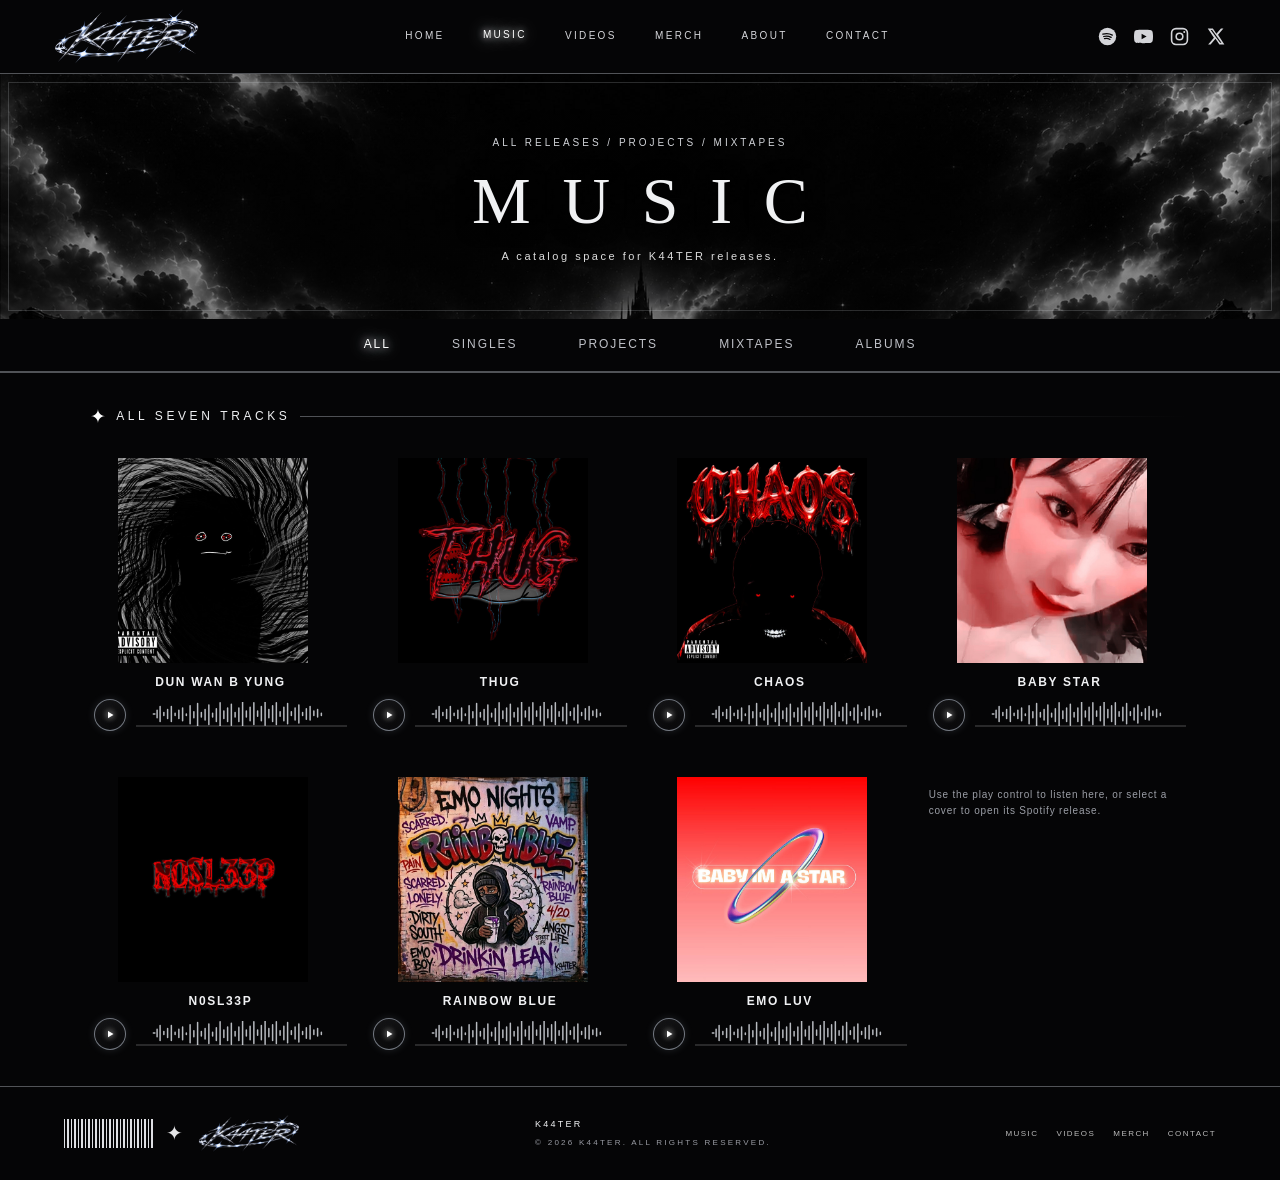
<file: music.html>
<!doctype html>
<html lang="en">
<head>
<meta charset="utf-8"><meta name="viewport" content="width=device-width, initial-scale=1"><meta name="theme-color" content="#050506">
<meta name="description" content="The official K44TER artist website."><title>Music | K44TER</title>
<link rel="preload" as="image" href="assets/backgrounds/cosmic-castle-2k.jpg"><link rel="stylesheet" href="styles.css?v=15"><script src="script.js?v=7" defer></script>
</head><body><a class="skip-link" href="#main">Skip to content</a>
<header class="site-header"><a class="brand" href="index.html" aria-label="K44TER home"><img src="assets/logo/k44ter-chrome-orbital-1200.png" alt="K44TER chrome orbital logo"></a>
<button class="menu-toggle" type="button" aria-expanded="false" aria-controls="primary-nav" aria-label="Open navigation"><span></span><span></span></button>
<nav id="primary-nav" class="primary-nav" aria-label="Main navigation"><a href="index.html" data-page="home">Home</a><a href="music.html" data-page="music">Music</a><a href="videos.html" data-page="videos">Videos</a><a href="merch.html" data-page="merch">Merch</a><a href="about.html" data-page="about">About</a><a href="contact.html" data-page="contact">Contact</a></nav>
<div class="social-icons"><a href="https://open.spotify.com/artist/79b7oTjnI22iM2zoxP4yaR?si=mRJgvDaFQS2e5y2-ZmFSTA" aria-label="Spotify" target="_blank" rel="noreferrer"><svg viewBox="0 0 24 24" aria-hidden="true"><circle cx="12" cy="12" r="11" fill="currentColor"/><path d="M6.1 9.1c4.3-1.3 8.7-.8 12 1.2M7.2 12c3.3-.9 6.6-.5 9.4 1.1M8.2 14.8c2.5-.6 4.8-.3 6.9.9" fill="none" stroke="#050506" stroke-width="1.6" stroke-linecap="round"/></svg></a><a href="https://youtube.com/@k44terr?si=vx4z6pO1TUNWpHLG" aria-label="YouTube" target="_blank" rel="noreferrer"><svg viewBox="0 0 24 24" aria-hidden="true"><path d="M23.5 6.2a3 3 0 0 0-2.1-2.1C19.6 3.6 12 3.6 12 3.6s-7.6 0-9.4.5A3 3 0 0 0 .5 6.2 31 31 0 0 0 0 12a31 31 0 0 0 .5 5.8 3 3 0 0 0 2.1 2.1c1.8.5 9.4.5 9.4.5s7.6 0 9.4-.5a3 3 0 0 0 2.1-2.1A31 31 0 0 0 24 12a31 31 0 0 0-.5-5.8ZM9.6 15.6V8.4l6.3 3.6-6.3 3.6Z"/></svg></a><a href="https://www.instagram.com/k44ter/" aria-label="Instagram" target="_blank" rel="noreferrer"><svg viewBox="0 0 24 24" aria-hidden="true"><rect x="2" y="2" width="20" height="20" rx="5.5" fill="none" stroke="currentColor" stroke-width="2"/><circle cx="12" cy="12" r="4.2" fill="none" stroke="currentColor" stroke-width="2"/><circle cx="18" cy="6.4" r="1.3"/></svg></a><a href="https://x.com/K44TERR" aria-label="X" target="_blank" rel="noreferrer"><svg viewBox="0 0 24 24" aria-hidden="true"><path d="M18.9 2H22l-6.8 7.8L23.2 22h-6.3L12 14.9 5.8 22H2.7l7.3-8.4L2.2 2h6.5l4.4 6.6L18.9 2Zm-1.1 18h1.7L7.7 3.9H5.9L17.8 20Z"/></svg></a></div></header>
<main id="main"><section class="page-hero cosmic"><p class="eyebrow">ALL RELEASES / PROJECTS / MIXTAPES</p><h1>Music</h1><p class="hero-caption">A catalog space for K44TER releases.</p></section><div class="category-row" data-filter-group="music" aria-label="Filter music"><button class="category active" type="button" data-filter="all" aria-pressed="true">ALL</button><button class="category" type="button" data-filter="single" aria-pressed="false">SINGLES</button><button class="category" type="button" data-filter="projects" aria-pressed="false">PROJECTS</button><button class="category" type="button" data-filter="mixtapes" aria-pressed="false">MIXTAPES</button><button class="category" type="button" data-filter="albums" aria-pressed="false">ALBUMS</button></div>
<section class="content-section"><div class="section-heading"><span class="spark">✦</span><h2>All seven tracks</h2><i></i></div><div class="placeholder-grid four release-grid" data-filter-items="music"><article class="music-tile" data-category="single"><a class="music-art-link" href="https://open.spotify.com/track/0UyNMUNlDSe3fFkBKzSwoQ" target="_blank" rel="noreferrer" aria-label="Open DUN WAN B YUNG on Spotify"><img class="music-art" src="assets/music/01-dun-wan-b-yung.jpg" alt="DUN WAN B YUNG cover artwork"></a><h3>DUN WAN B YUNG</h3><div class="compact-player" data-audio-player><button class="audio-play" type="button" aria-label="Play DUN WAN B YUNG"><svg class="play-symbol" viewBox="0 0 24 24" aria-hidden="true"><path class="icon-play" d="M8 5.5v13L19 12 8 5.5Z"/><path class="icon-pause" d="M8 5v14M16 5v14"/></svg></button><div class="audio-display"><svg class="waveform" viewBox="0 0 240 32" role="img" aria-label="Audio waveform"><path d="M2 [base64]" fill="none" stroke="currentColor" stroke-width="2" stroke-linecap="round"/></svg><span class="audio-progress" aria-hidden="true"><span></span></span></div><time class="player-time" aria-label="Track time">0:00 / 0:00</time><audio preload="none" src="assets/audio/dun-wan-b-yung.mp3"></audio></div></article><article class="music-tile" data-category="single"><a class="music-art-link" href="https://open.spotify.com/track/5TOm9nbfI895H2cRXM6hP5" target="_blank" rel="noreferrer" aria-label="Open THUG on Spotify"><img class="music-art" src="assets/music/02-thug.jpg" alt="THUG cover artwork"></a><h3>THUG</h3><div class="compact-player" data-audio-player><button class="audio-play" type="button" aria-label="Play THUG"><svg class="play-symbol" viewBox="0 0 24 24" aria-hidden="true"><path class="icon-play" d="M8 5.5v13L19 12 8 5.5Z"/><path class="icon-pause" d="M8 5v14M16 5v14"/></svg></button><div class="audio-display"><svg class="waveform" viewBox="0 0 240 32" role="img" aria-label="Audio waveform"><path d="M2 [base64]" fill="none" stroke="currentColor" stroke-width="2" stroke-linecap="round"/></svg><span class="audio-progress" aria-hidden="true"><span></span></span></div><time class="player-time" aria-label="Track time">0:00 / 0:00</time><audio preload="none" src="assets/audio/thug.mp3"></audio></div></article><article class="music-tile" data-category="single"><a class="music-art-link" href="https://open.spotify.com/track/6tZy8vqleIMeCNvs3DmoJp" target="_blank" rel="noreferrer" aria-label="Open CHAOS on Spotify"><img class="music-art" src="assets/music/03-chaos.jpg" alt="CHAOS cover artwork"></a><h3>CHAOS</h3><div class="compact-player" data-audio-player><button class="audio-play" type="button" aria-label="Play CHAOS"><svg class="play-symbol" viewBox="0 0 24 24" aria-hidden="true"><path class="icon-play" d="M8 5.5v13L19 12 8 5.5Z"/><path class="icon-pause" d="M8 5v14M16 5v14"/></svg></button><div class="audio-display"><svg class="waveform" viewBox="0 0 240 32" role="img" aria-label="Audio waveform"><path d="M2 [base64]" fill="none" stroke="currentColor" stroke-width="2" stroke-linecap="round"/></svg><span class="audio-progress" aria-hidden="true"><span></span></span></div><time class="player-time" aria-label="Track time">0:00 / 0:00</time><audio preload="none" src="assets/audio/chaos.mp3"></audio></div></article><article class="music-tile" data-category="single"><a class="music-art-link" href="https://open.spotify.com/track/5ABla0cRv7qfZ9XZYniXes" target="_blank" rel="noreferrer" aria-label="Open BABY STAR on Spotify"><img class="music-art" src="assets/music/04-baby-star.jpg" alt="BABY STAR cover artwork"></a><h3>BABY STAR</h3><div class="compact-player" data-audio-player><button class="audio-play" type="button" aria-label="Play BABY STAR"><svg class="play-symbol" viewBox="0 0 24 24" aria-hidden="true"><path class="icon-play" d="M8 5.5v13L19 12 8 5.5Z"/><path class="icon-pause" d="M8 5v14M16 5v14"/></svg></button><div class="audio-display"><svg class="waveform" viewBox="0 0 240 32" role="img" aria-label="Audio waveform"><path d="M2 [base64]" fill="none" stroke="currentColor" stroke-width="2" stroke-linecap="round"/></svg><span class="audio-progress" aria-hidden="true"><span></span></span></div><time class="player-time" aria-label="Track time">0:00 / 0:00</time><audio preload="none" src="assets/audio/baby-star.mp3"></audio></div></article><article class="music-tile" data-category="single"><a class="music-art-link" href="https://open.spotify.com/track/0wNx0E15DyEDxu71rA2f4R" target="_blank" rel="noreferrer" aria-label="Open N0SL33P on Spotify"><img class="music-art" src="assets/music/05-n0sl33p.jpg" alt="N0SL33P cover artwork"></a><h3>N0SL33P</h3><div class="compact-player" data-audio-player><button class="audio-play" type="button" aria-label="Play N0SL33P"><svg class="play-symbol" viewBox="0 0 24 24" aria-hidden="true"><path class="icon-play" d="M8 5.5v13L19 12 8 5.5Z"/><path class="icon-pause" d="M8 5v14M16 5v14"/></svg></button><div class="audio-display"><svg class="waveform" viewBox="0 0 240 32" role="img" aria-label="Audio waveform"><path d="M2 [base64]" fill="none" stroke="currentColor" stroke-width="2" stroke-linecap="round"/></svg><span class="audio-progress" aria-hidden="true"><span></span></span></div><time class="player-time" aria-label="Track time">0:00 / 0:00</time><audio preload="none" src="assets/audio/n0sl33p.mp3"></audio></div></article><article class="music-tile" data-category="single"><a class="music-art-link" href="https://open.spotify.com/track/3hxORqCs7koCFX0boj8CnD" target="_blank" rel="noreferrer" aria-label="Open RAINBOW BLUE on Spotify"><img class="music-art" src="assets/music/06-rainbow-blue.jpg" alt="RAINBOW BLUE cover artwork"></a><h3>RAINBOW BLUE</h3><div class="compact-player" data-audio-player><button class="audio-play" type="button" aria-label="Play RAINBOW BLUE"><svg class="play-symbol" viewBox="0 0 24 24" aria-hidden="true"><path class="icon-play" d="M8 5.5v13L19 12 8 5.5Z"/><path class="icon-pause" d="M8 5v14M16 5v14"/></svg></button><div class="audio-display"><svg class="waveform" viewBox="0 0 240 32" role="img" aria-label="Audio waveform"><path d="M2 [base64]" fill="none" stroke="currentColor" stroke-width="2" stroke-linecap="round"/></svg><span class="audio-progress" aria-hidden="true"><span></span></span></div><time class="player-time" aria-label="Track time">0:00 / 0:00</time><audio preload="none" src="assets/audio/rainbow-blue.mp3"></audio></div></article><article class="music-tile" data-category="single"><a class="music-art-link" href="https://open.spotify.com/track/4KdVzMvRil39BshwJcgbfc" target="_blank" rel="noreferrer" aria-label="Open EMO LUV on Spotify"><img class="music-art" src="assets/music/07-emo-luv.jpg" alt="EMO LUV cover artwork"></a><h3>EMO LUV</h3><div class="compact-player" data-audio-player><button class="audio-play" type="button" aria-label="Play EMO LUV"><svg class="play-symbol" viewBox="0 0 24 24" aria-hidden="true"><path class="icon-play" d="M8 5.5v13L19 12 8 5.5Z"/><path class="icon-pause" d="M8 5v14M16 5v14"/></svg></button><div class="audio-display"><svg class="waveform" viewBox="0 0 240 32" role="img" aria-label="Audio waveform"><path d="M2 [base64]" fill="none" stroke="currentColor" stroke-width="2" stroke-linecap="round"/></svg><span class="audio-progress" aria-hidden="true"><span></span></span></div><time class="player-time" aria-label="Track time">0:00 / 0:00</time><audio preload="none" src="assets/audio/emo-luv.mp3"></audio></div></article><p class="category-empty" data-filter-empty="music" hidden></p><p class="note">Use the play control to listen here, or select a cover to open its Spotify release.</p></section></main>
<footer class="site-footer"><div class="footer-mark"><span class="barcode" aria-hidden="true"></span><span class="footer-star">✦</span><img src="assets/logo/k44ter-chrome-orbital-1200.png" alt=""></div><p>K44TER <span>© 2026 K44TER. ALL RIGHTS RESERVED.</span></p><div class="footer-links"><a href="music.html">Music</a><a href="videos.html">Videos</a><a href="merch.html">Merch</a><a href="contact.html">Contact</a></div></footer></body></html>
</file>
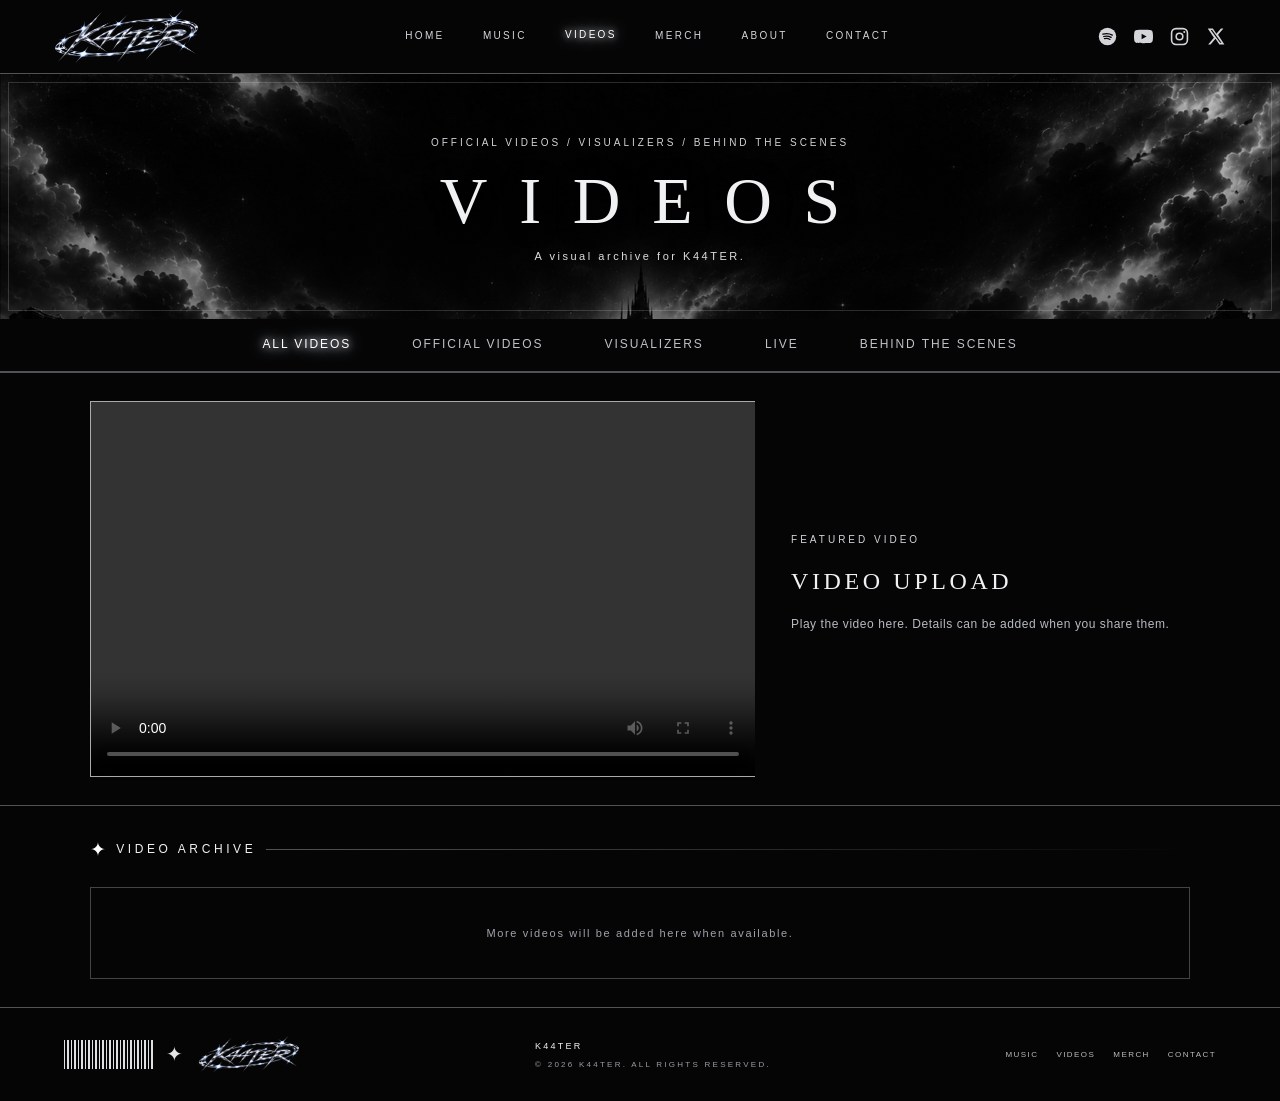
<file: videos.html>
<!doctype html>
<html lang="en">
<head>
<meta charset="utf-8"><meta name="viewport" content="width=device-width, initial-scale=1"><meta name="theme-color" content="#050506">
<meta name="description" content="The official K44TER artist website."><title>Videos | K44TER</title>
<link rel="preload" as="image" href="assets/backgrounds/cosmic-castle-2k.jpg"><link rel="stylesheet" href="styles.css?v=16"><script src="script.js?v=3" defer></script>
</head><body><a class="skip-link" href="#main">Skip to content</a>
<header class="site-header"><a class="brand" href="index.html" aria-label="K44TER home"><img src="assets/logo/k44ter-chrome-orbital-1200.png" alt="K44TER chrome orbital logo"></a>
<button class="menu-toggle" type="button" aria-expanded="false" aria-controls="primary-nav" aria-label="Open navigation"><span></span><span></span></button>
<nav id="primary-nav" class="primary-nav" aria-label="Main navigation"><a href="index.html" data-page="home">Home</a><a href="music.html" data-page="music">Music</a><a href="videos.html" data-page="videos">Videos</a><a href="merch.html" data-page="merch">Merch</a><a href="about.html" data-page="about">About</a><a href="contact.html" data-page="contact">Contact</a></nav>
<div class="social-icons"><a href="https://open.spotify.com/artist/79b7oTjnI22iM2zoxP4yaR?si=mRJgvDaFQS2e5y2-ZmFSTA" aria-label="Spotify" target="_blank" rel="noreferrer"><svg viewBox="0 0 24 24" aria-hidden="true"><circle cx="12" cy="12" r="11" fill="currentColor"/><path d="M6.1 9.1c4.3-1.3 8.7-.8 12 1.2M7.2 12c3.3-.9 6.6-.5 9.4 1.1M8.2 14.8c2.5-.6 4.8-.3 6.9.9" fill="none" stroke="#050506" stroke-width="1.6" stroke-linecap="round"/></svg></a><a href="https://youtube.com/@k44terr?si=vx4z6pO1TUNWpHLG" aria-label="YouTube" target="_blank" rel="noreferrer"><svg viewBox="0 0 24 24" aria-hidden="true"><path d="M23.5 6.2a3 3 0 0 0-2.1-2.1C19.6 3.6 12 3.6 12 3.6s-7.6 0-9.4.5A3 3 0 0 0 .5 6.2 31 31 0 0 0 0 12a31 31 0 0 0 .5 5.8 3 3 0 0 0 2.1 2.1c1.8.5 9.4.5 9.4.5s7.6 0 9.4-.5a3 3 0 0 0 2.1-2.1A31 31 0 0 0 24 12a31 31 0 0 0-.5-5.8ZM9.6 15.6V8.4l6.3 3.6-6.3 3.6Z"/></svg></a><a href="https://www.instagram.com/k44ter/" aria-label="Instagram" target="_blank" rel="noreferrer"><svg viewBox="0 0 24 24" aria-hidden="true"><rect x="2" y="2" width="20" height="20" rx="5.5" fill="none" stroke="currentColor" stroke-width="2"/><circle cx="12" cy="12" r="4.2" fill="none" stroke="currentColor" stroke-width="2"/><circle cx="18" cy="6.4" r="1.3"/></svg></a><a href="https://x.com/K44TERR" aria-label="X" target="_blank" rel="noreferrer"><svg viewBox="0 0 24 24" aria-hidden="true"><path d="M18.9 2H22l-6.8 7.8L23.2 22h-6.3L12 14.9 5.8 22H2.7l7.3-8.4L2.2 2h6.5l4.4 6.6L18.9 2Zm-1.1 18h1.7L7.7 3.9H5.9L17.8 20Z"/></svg></a></div></header>
<main id="main"><section class="page-hero cosmic"><p class="eyebrow">OFFICIAL VIDEOS / VISUALIZERS / BEHIND THE SCENES</p><h1>Videos</h1><p class="hero-caption">A visual archive for K44TER.</p></section><div class="category-row" data-filter-group="videos" aria-label="Filter videos"><button class="category active" type="button" data-filter="all" aria-pressed="true">ALL VIDEOS</button><button class="category" type="button" data-filter="official" aria-pressed="false">OFFICIAL VIDEOS</button><button class="category" type="button" data-filter="visualizers" aria-pressed="false">VISUALIZERS</button><button class="category" type="button" data-filter="live" aria-pressed="false">LIVE</button><button class="category" type="button" data-filter="behind" aria-pressed="false">BEHIND THE SCENES</button></div><p class="category-empty video-category-empty" data-filter-empty="videos" hidden></p>
<section class="content-section" data-filter-content="videos"><div class="featured-video"><div class="video-screen"><video class="featured-video-embed" controls playsinline preload="metadata" aria-label="K44TER uploaded video"><source src="assets/videos/1105.mp4" type="video/mp4">Your browser does not support MP4 video.</video></div><div class="video-info"><p class="eyebrow">FEATURED VIDEO</p><h2>Video upload</h2><p>Play the video here. Details can be added when you share them.</p></div></div></section>
<section class="content-section" data-filter-content="videos"><div class="section-heading"><span class="spark">✦</span><h2>Video archive</h2><i></i></div><div class="archive-empty">More videos will be added here when available.</div></section></main>
<footer class="site-footer"><div class="footer-mark"><span class="barcode" aria-hidden="true"></span><span class="footer-star">✦</span><img src="assets/logo/k44ter-chrome-orbital-1200.png" alt=""></div><p>K44TER <span>© 2026 K44TER. ALL RIGHTS RESERVED.</span></p><div class="footer-links"><a href="music.html">Music</a><a href="videos.html">Videos</a><a href="merch.html">Merch</a><a href="contact.html">Contact</a></div></footer></body></html>
</file>
<file: styles.css>
:root{color-scheme:dark;--black:#050506;--line:rgba(215,221,231,.36);--muted:#a6a9b1;--serif:Georgia,"Times New Roman",serif;--sans:Arial,Helvetica,sans-serif}*{box-sizing:border-box}html{scroll-behavior:smooth;background:var(--black)}body{margin:0;background:var(--black);color:#f0f1f3;font:14px/1.65 var(--sans);letter-spacing:.04em;min-width:320px}a{color:inherit;text-decoration:none}a:hover{color:white}img{max-width:100%;display:block}.skip-link{position:absolute;left:-9999px;top:1rem;z-index:30}.skip-link:focus{left:1rem;background:white;color:black;padding:.75rem}
.site-header{height:74px;display:flex;align-items:center;justify-content:space-between;padding:0 clamp(18px,4vw,58px);border-bottom:1px solid var(--line);position:relative;z-index:10;background:#050506}.brand{width:150px;height:62px;display:flex;align-items:center;overflow:hidden}.brand img{width:100%;height:100%;object-fit:contain;filter:none}.primary-nav{display:flex;gap:clamp(16px,3vw,48px);align-items:center}.primary-nav a,.social-icons a{font-size:10px;letter-spacing:.23em;text-transform:uppercase;color:#d4d5d9}.primary-nav a[aria-current=page]{color:#fff;text-shadow:0 0 7px #fff,0 0 18px #dbe5ff;transform:translateY(-1px)}.social-icons{display:flex;gap:9px;align-items:center}.social-icons a{width:27px;height:27px;display:grid;place-items:center;letter-spacing:0;font-size:9px;font-weight:700;transition:transform .2s,color .2s,filter .2s}.social-icons a:hover{transform:translateY(-2px) scale(1.08);color:white;filter:drop-shadow(0 0 7px #fff)}.menu-toggle{display:none}
.cosmic{background-image:linear-gradient(180deg,#0003,#0008),url("assets/backgrounds/cosmic-castle-2k.jpg");background-position:center 48%;background-size:cover;background-repeat:no-repeat;position:relative;isolation:isolate}.cosmic:after{content:"";position:absolute;inset:8px;border:1px solid #dce1e62e;pointer-events:none;z-index:-1}.home-hero{min-height:min(690px,78vw);height:clamp(540px,67vw,730px);display:grid;place-items:center;text-align:center;padding:40px 20px}.hero-copy{display:flex;flex-direction:column;align-items:center;gap:18px;max-width:880px}.eyebrow{font-size:10px;line-height:1.7;letter-spacing:.3em;color:#d1d3d8;text-transform:uppercase;margin:0}.spark{color:white;font-size:19px;vertical-align:-2px;margin-right:9px}.hero-logo{width:min(720px,86vw);max-height:260px;object-fit:contain;filter:none}.hero-subtitle{font-size:13px;letter-spacing:.6em;color:#f4f4f5;margin:0 0 4px}.button{min-height:42px;border:1px solid #e6e8eebf;padding:11px 25px;display:inline-flex;align-items:center;justify-content:center;gap:12px;font-size:10px;letter-spacing:.24em;color:#f5f5f7;background:#0005;transition:background .2s,border-color .2s}.button:hover{background:#ebeef41f;border-color:white}.button.disabled{color:var(--muted);border-color:#555;cursor:default}.hero-index{position:absolute;bottom:16px;left:clamp(20px,5vw,72px);font-size:9px;letter-spacing:.26em;color:#cacdd3}.page-hero{min-height:245px;display:flex;flex-direction:column;justify-content:center;align-items:center;text-align:center;padding:42px 20px 36px}.page-hero h1{font:400 clamp(38px,6vw,66px)/1.1 var(--serif);letter-spacing:.48em;text-transform:uppercase;margin:14px 0 10px;padding-left:.48em;text-shadow:0 2px 20px #000}.hero-caption{font-size:11px;letter-spacing:.23em;color:#ddd;margin:0}
.content-section{padding:28px clamp(20px,7vw,100px);border-top:1px solid var(--line);position:relative}.section-heading{display:flex;align-items:center;gap:10px;margin-bottom:22px}.section-heading h2{margin:0;text-transform:uppercase;font-size:12px;letter-spacing:.3em;font-weight:500;white-space:nowrap}.section-heading .spark{margin:0}.section-heading i{height:1px;background:linear-gradient(90deg,var(--line),transparent);flex:1}.release-feature{display:grid;grid-template-columns:132px minmax(240px,1.2fr) minmax(200px,1fr);gap:24px;align-items:center;min-height:170px;padding:2px 0 8px}.art-placeholder,.mini-art,.video-placeholder,.video-thumb,.product-placeholder,.garment-placeholder{background:radial-gradient(ellipse at 50% 25%,#272a31,#09090a 72%);border:1px solid #dce1ea6b;display:grid;place-items:center;color:#b7bbc5;text-align:center;letter-spacing:.25em;font-size:9px;line-height:1.8;position:relative;overflow:hidden}.art-placeholder{aspect-ratio:1}.art-placeholder:before,.mini-art:before,.video-placeholder:before,.product-placeholder:before{content:"";position:absolute;inset:12%;border:1px solid #e5e9f233;transform:rotate(45deg)}.art-placeholder b{position:absolute;right:9px;bottom:5px;font-size:18px;font-weight:300;color:white}.release-copy h3{font:400 22px var(--serif);letter-spacing:.19em;text-transform:uppercase;margin:9px 0}.release-copy p:not(.eyebrow){color:#c3c5cb;font-size:12px;max-width:560px}.text-link{display:inline-block;border-bottom:1px solid #aaa;padding:7px 0;font-size:10px;letter-spacing:.22em;margin-top:6px}.wave-placeholder{border-block:1px solid #777;min-height:62px;display:flex;flex-direction:column;justify-content:center;gap:12px;color:#8e929b;font-size:9px;letter-spacing:.12em;padding:10px}.wave-placeholder i{height:19px;opacity:.6;background:repeating-linear-gradient(90deg,#aeb2bc 0 2px,transparent 2px 5px);clip-path:polygon(0 47%,3% 40%,5% 70%,8% 25%,11% 60%,14% 16%,18% 77%,20% 30%,24% 65%,27% 24%,30% 50%,34% 12%,37% 88%,40% 28%,43% 66%,47% 17%,50% 56%,54% 34%,58% 73%,62% 19%,65% 54%,69% 31%,73% 80%,77% 25%,80% 55%,84% 20%,88% 70%,92% 30%,96% 56%,100% 42%,100% 60%,96% 70%,92% 45%,88% 83%,84% 41%,80% 72%,77% 38%,73% 92%,69% 42%,65% 66%,62% 33%,58% 87%,54% 49%,50% 68%,47% 34%,43% 80%,40% 42%,37% 100%,34% 28%,30% 66%,27% 42%,24% 80%,20% 46%,18% 90%,14% 33%,11% 78%,8% 42%,5% 82%,3% 50%,0 58%)}
.project-strip,.merch-intro,.collection-note{background:linear-gradient(90deg,#101012,#070708 70%)}.project-content{display:flex;align-items:center;gap:26px;padding:2px 0 10px}.project-symbol{width:112px;aspect-ratio:1;border:1px solid #777;display:grid;place-items:center;color:#f2f3f7;font:italic 50px var(--serif);text-shadow:0 0 18px #aaa;background:radial-gradient(circle,#3b3c41,#09090b 68%)}.project-content h3{margin:6px 0;font:400 21px var(--serif);letter-spacing:.16em}.project-content p:not(.eyebrow){color:var(--muted);font-size:12px;margin:.35rem 0}.project-status{margin-left:auto;color:var(--muted);font-size:9px;letter-spacing:.2em;border:1px solid #555;padding:7px 12px}.placeholder-grid{display:grid;gap:18px}.placeholder-grid.three{grid-template-columns:repeat(3,minmax(0,1fr))}.placeholder-grid.five{grid-template-columns:repeat(5,minmax(0,1fr))}.placeholder-grid.four{grid-template-columns:repeat(4,minmax(0,1fr))}.archive-tile{position:relative;text-align:center;border:1px solid #dce1ea4d;padding:16px 12px 14px;background:linear-gradient(145deg,#111114,#070708 60%)}.archive-tile>span{position:absolute;top:8px;left:10px;color:#a4a8b1;font-size:9px;letter-spacing:.18em}.archive-tile h3{font-size:10px;line-height:1.5;letter-spacing:.16em;text-transform:uppercase;margin:11px 0 3px;font-weight:500}.archive-tile p{font-size:9px;color:#999da6;letter-spacing:.15em;margin:0}.mini-art{aspect-ratio:1;margin:6px auto 10px;max-width:165px}.center-action{text-align:center;padding-top:22px}.note{font-size:10px;color:#9b9ea6;letter-spacing:.08em;margin:14px 0 0}.home-split{display:grid;grid-template-columns:1fr 1fr;gap:34px}.home-split>div+div{border-left:1px solid var(--line);padding-left:34px}.merch-preview,.video-preview{display:flex;gap:18px;align-items:center}.garment-placeholder{width:118px;aspect-ratio:.82}.merch-preview p,.video-preview p{color:#aaa;font-size:11px}.video-placeholder{width:45%;aspect-ratio:1.8}.video-preview .button{font-size:9px;padding:9px 12px;min-height:34px}
.category-row{min-height:52px;display:flex;align-items:center;justify-content:center;gap:clamp(14px,4vw,56px);padding:10px 18px;border-bottom:1px solid var(--line);flex-wrap:wrap}.category{font:inherit;font-size:9px;letter-spacing:.2em;color:#bfc1c7;padding:5px 9px;border:0;background:transparent;cursor:pointer;transition:transform .2s,color .2s,text-shadow .2s}.category:hover,.category.active{color:white;text-shadow:0 0 8px #fff,0 0 18px #cbd7ef;transform:translateY(-1px)}.large{grid-template-columns:180px minmax(250px,1.2fr) minmax(180px,.9fr);min-height:200px}.large .art-placeholder{max-width:180px;width:100%}.featured-video{display:grid;grid-template-columns:minmax(300px,1.25fr) minmax(220px,.75fr);gap:36px;align-items:center}.video-screen{aspect-ratio:1.77;border:1px solid #aaa;background:linear-gradient(#0002,#0009),url("assets/backgrounds/cosmic-castle-2k.jpg") center 70%/cover;display:grid;place-items:center;position:relative}.play-mark{width:54px;height:54px;border:1px solid #ddd;border-radius:50%;display:grid;place-items:center;font-size:18px;padding-left:4px;background:#0005}.video-label{position:absolute;bottom:12px;left:14px;color:#d5d7dc;font-size:9px;letter-spacing:.2em}.video-info h2{font:400 24px var(--serif);letter-spacing:.15em;text-transform:uppercase}.video-info p:not(.eyebrow){color:#b7bac1;font-size:12px}.video-grid .video-thumb{aspect-ratio:1.75;margin-bottom:12px}.video-thumb b{position:absolute;right:12px;bottom:10px;border:1px solid #bbb;border-radius:50%;padding:4px 6px;font-size:9px;font-weight:400}.merch-intro{padding-top:34px;padding-bottom:36px}.merch-intro h2{font:400 clamp(25px,3vw,38px) var(--serif);letter-spacing:.22em;text-transform:uppercase;margin:9px 0}.merch-intro p:not(.eyebrow){max-width:620px;color:#c5c7cc;font-size:12px}.product-placeholder{aspect-ratio:.9;margin:6px auto 12px;max-width:205px}.collection-note{display:flex;align-items:center;gap:22px}.collection-note .project-symbol{width:78px;font-size:30px}.collection-note h2{font:400 18px var(--serif);letter-spacing:.16em}
.about-feature,.contact-feature{display:grid;grid-template-columns:minmax(200px,.8fr) minmax(300px,1.2fr);gap:48px;align-items:center;padding-top:36px;padding-bottom:40px}.about-art,.contact-emblem{min-height:280px;border:1px solid #777;display:grid;place-items:center;position:relative;overflow:hidden;background:radial-gradient(ellipse at center,#303139,#09090a 70%)}.about-art:before,.about-art:after,.contact-emblem:before{content:"";position:absolute;width:90%;height:1px;background:linear-gradient(90deg,transparent,#e1e5ee,transparent);transform:rotate(-35deg)}.about-art:after{transform:rotate(35deg)}.about-art img,.contact-emblem img{width:83%;opacity:.86;filter:none}.about-art span{position:absolute;bottom:17px;font-size:8px;letter-spacing:.25em;color:#dbdde3}.about-copy .section-heading,.contact-copy .section-heading{margin-bottom:4px}.serif-name{font:italic 32px var(--serif);letter-spacing:.42em;margin:4px 0 6px}.about-copy>p:not(.eyebrow),.contact-copy>p:not(.note){color:#d0d1d5;font-size:13px;max-width:660px}.about-links{display:flex;gap:12px;flex-wrap:wrap;margin-top:22px}.about-links .button{font-size:9px;padding:9px 12px}.about-details,.contact-columns{display:grid;grid-template-columns:1fr 1fr;gap:32px}.about-details>div+div,.contact-columns>div+div{border-left:1px solid var(--line);padding-left:32px}.skills-list{list-style:none;padding:0;margin:0}.skills-list li{padding:8px 0;border-bottom:1px solid #303034;font-size:11px;color:#d0d2d6}.skills-list li:before{content:"✦";color:white;margin-right:12px}.sound-note p{font:italic 16px var(--serif);color:#d4d6db}.sound-lines{height:76px;opacity:.55;background:repeating-linear-gradient(90deg,transparent 0 6px,#c6c9d1 7px 8px,transparent 9px 15px)}.about-signoff,.contact-end{text-align:center;padding-top:52px;padding-bottom:55px}.about-signoff h2,.contact-end h2{font:400 clamp(20px,3vw,34px) var(--serif);letter-spacing:.2em;margin:12px 0}.contact-emblem{height:280px}.contact-emblem:before{transform:rotate(-17deg);box-shadow:0 0 18px #fff}.contact-emblem span{position:absolute;font-size:28px;text-shadow:0 0 15px white}.contact-copy .serif-name{font-size:34px}.contact-email{min-height:54px;border:1px solid #bbb;display:flex;align-items:center;gap:15px;padding:10px 16px;margin-top:18px;letter-spacing:.13em;font-size:13px}.contact-email span{font-size:20px}.contact-email b{margin-left:auto}.contact-lead{color:#c6c7cc;max-width:450px}.social-list{display:grid;gap:8px}.social-list a{border:1px solid #6c6e74;padding:9px 12px;display:grid;grid-template-columns:1fr 1fr auto;font-size:11px;letter-spacing:.12em}.social-list b{font-weight:400;color:#aaa}.social-list i{font-style:normal}.archive-empty{padding:36px;border:1px solid #444;text-align:center;color:#9fa2aa;font-size:11px;letter-spacing:.15em}.site-footer{min-height:94px;border-top:1px solid var(--line);display:flex;align-items:center;justify-content:space-between;gap:22px;padding:16px clamp(20px,5vw,64px);background:#050506}.footer-mark{display:flex;align-items:center;gap:12px}.footer-mark img{width:105px;height:48px;object-fit:contain}.footer-star{font-size:20px;color:#e5e5e7}.barcode{width:90px;height:29px;background:repeating-linear-gradient(90deg,#dedfe3 0 1px,transparent 1px 3px,#dedfe3 3px 5px,transparent 5px 7px)}.site-footer p{font-size:9px;letter-spacing:.25em;margin:0}.site-footer p span{display:block;margin-top:4px;color:#9a9ca4;font-size:8px}.footer-links{display:flex;gap:18px}.footer-links a{font-size:8px;letter-spacing:.18em;text-transform:uppercase;color:#bbb}
@media(max-width:900px){.site-header{padding:0 22px}.brand{width:118px}.social-icons{display:none}.primary-nav{gap:17px}.primary-nav a{font-size:9px;letter-spacing:.16em}.content-section{padding-left:5vw;padding-right:5vw}.placeholder-grid.five{grid-template-columns:repeat(3,minmax(0,1fr))}.release-feature{grid-template-columns:112px 1fr}.release-feature .wave-placeholder{grid-column:2}.about-feature,.contact-feature{gap:28px}.contact-columns{gap:25px}}
@media(max-width:640px){body{font-size:13px}.site-header{height:64px;padding:0 16px}.brand{width:115px;height:55px}.menu-toggle{display:flex;width:38px;height:38px;align-items:center;justify-content:center;flex-direction:column;gap:6px;border:1px solid #777;background:transparent}.menu-toggle span{height:1px;width:17px;background:#fff}.primary-nav{display:none;position:absolute;top:63px;left:0;right:0;padding:12px 16px 18px;background:#070708;border-bottom:1px solid #6f7178;flex-direction:column;align-items:stretch;gap:0}.primary-nav.open{display:flex}.primary-nav a{padding:12px 8px;border-bottom:1px solid #27282c;font-size:10px}.primary-nav a[aria-current=page]{border:0;border-bottom:1px solid #555}.home-hero{height:620px;min-height:0;background-position:54% center}.hero-logo{width:93vw;max-height:175px}.hero-copy{gap:18px}.hero-subtitle{font-size:11px;letter-spacing:.4em}.eyebrow{font-size:8px;letter-spacing:.22em}.page-hero{min-height:215px}.page-hero h1{font-size:38px;letter-spacing:.32em;padding-left:.32em}.page-hero .eyebrow{text-align:center;max-width:92%}.content-section{padding:23px 18px}.section-heading h2{font-size:10px;letter-spacing:.22em}.section-heading{margin-bottom:16px}.release-feature,.release-feature.large{grid-template-columns:92px 1fr;gap:14px;min-height:0}.art-placeholder{width:92px}.release-copy h3{font-size:16px;letter-spacing:.1em}.release-copy p:not(.eyebrow){font-size:11px}.wave-placeholder{grid-column:1/-1!important}.project-content{gap:14px;flex-wrap:wrap}.project-symbol{width:76px;font-size:38px}.project-content h3{font-size:15px}.project-status{margin-left:90px}.placeholder-grid.three,.placeholder-grid.four,.placeholder-grid.five{grid-template-columns:repeat(2,minmax(0,1fr));gap:11px}.placeholder-grid.five .archive-tile:last-child:nth-child(odd){grid-column:1/-1;max-width:50%;justify-self:center}.archive-tile{padding:15px 8px 12px}.archive-tile h3{font-size:9px}.home-split{grid-template-columns:1fr;gap:22px}.home-split>div+div{border-left:0;border-top:1px solid var(--line);padding:22px 0 0}.merch-preview,.video-preview{gap:12px}.garment-placeholder{width:96px}.video-placeholder{width:43%}.category-row{gap:8px 13px;justify-content:flex-start;padding-left:18px}.category{font-size:8px;padding:4px 6px}.featured-video{grid-template-columns:1fr;gap:20px}.video-info h2{font-size:20px}.about-feature,.contact-feature{grid-template-columns:1fr;gap:22px}.about-art{min-height:220px}.about-art img,.contact-emblem img{max-width:300px}.about-copy>p:not(.eyebrow){font-size:12px}.about-details,.contact-columns{grid-template-columns:1fr;gap:22px}.about-details>div+div,.contact-columns>div+div{border-left:0;border-top:1px solid var(--line);padding:22px 0 0}.contact-emblem{height:210px}.contact-email{font-size:11px;letter-spacing:.07em;padding:10px}.about-links .button{flex:1}.site-footer{flex-wrap:wrap;justify-content:center;text-align:center;padding:15px 12px;gap:9px}.footer-mark{width:100%;justify-content:center}.footer-mark img{width:90px}.barcode{width:66px}.site-footer p{width:100%}.footer-links{justify-content:center;flex-wrap:wrap}.footer-links a{font-size:8px}.collection-note{align-items:flex-start}.collection-note .project-symbol{flex:0 0 62px}.contact-end h2,.about-signoff h2{letter-spacing:.12em}}@media(prefers-reduced-motion:reduce){html{scroll-behavior:auto}*,*:before,*:after{transition:none!important}}.social-icons svg{display:block;width:17px;height:17px;fill:currentColor}.merch-coming-soon{min-height:220px;display:flex;flex-direction:column;align-items:center;justify-content:center;gap:12px;color:#e5e5e8;text-align:center}.merch-coming-soon .spark{margin:0}.merch-coming-soon strong{font:400 19px var(--serif);letter-spacing:.32em}.merch-coming-soon p{margin:0;color:#aaa;font-size:11px;letter-spacing:.12em}

.social-icons svg{display:block;width:17px;height:17px;fill:currentColor}.merch-coming-soon{min-height:220px;display:flex;flex-direction:column;align-items:center;justify-content:center;gap:12px;color:#e5e5e8;text-align:center}.merch-coming-soon .spark{margin:0}.merch-coming-soon strong{font:400 19px var(--serif);letter-spacing:.32em}.merch-coming-soon p{margin:0;color:#aaa;font-size:11px;letter-spacing:.12em}.project-countdown{gap:22px}.project-cover{width:152px;aspect-ratio:1;object-fit:cover;border:1px solid #73757d}.project-info{min-width:0}.countdown{display:flex;align-items:center;gap:11px;margin-top:18px}.countdown div{display:flex;flex-direction:column;align-items:center;min-width:48px}.countdown strong{font:400 23px var(--serif);letter-spacing:.08em;font-variant-numeric:tabular-nums}.countdown span{margin-top:4px;color:#aaa;font-size:8px;letter-spacing:.18em}.countdown>b{font-weight:400;color:#777;margin-top:-14px}.release-grid{grid-template-columns:repeat(4,minmax(0,1fr))}.music-tile{display:block;color:inherit;text-decoration:none;transition:border-color .2s,transform .2s}.music-tile:hover{border-color:#fff;transform:translateY(-2px)}.music-art{display:block;width:100%;aspect-ratio:1;object-fit:cover;margin:6px auto 10px}.music-preview-grid .music-art{max-width:190px}.music-tile h3{min-height:2.8em}.music-tile p{font-size:8px}.release-grid .music-art{max-width:190px}
@media(max-width:900px){.release-grid{grid-template-columns:repeat(3,minmax(0,1fr))}}
@media(max-width:640px){.project-cover{width:94px}.project-countdown{align-items:flex-start}.project-status{display:none}.countdown{gap:5px;flex-wrap:wrap}.countdown div{min-width:38px}.countdown strong{font-size:18px}.release-grid{grid-template-columns:repeat(2,minmax(0,1fr))}.music-tile h3{font-size:9px}.music-preview-grid{grid-template-columns:repeat(2,minmax(0,1fr))}.music-preview-grid .music-tile:last-child:nth-child(odd){grid-column:1/-1;max-width:50%;justify-self:center}}

.primary-nav a{transition:transform .2s,color .2s,text-shadow .2s}.primary-nav a:hover{transform:translateY(-1px);text-shadow:0 0 8px #fff,0 0 18px #dbe5ff}.primary-nav a[aria-current=page]{border:0;padding:0;background:none}.social-icons a{border:0}.social-icons a svg{width:19px;height:19px}.category[hidden],[hidden]{display:none!important}.music-tile{min-width:0;position:relative;text-align:center;padding:4px 4px 8px;border:0;background:transparent;transition:transform .22s,filter .22s}.music-tile:hover{border:0;transform:translateY(-4px);filter:drop-shadow(0 0 12px #d9e5ff46)}.music-tile .music-art-link{display:block;width:100%;max-width:190px;aspect-ratio:1;margin:0 auto 12px;outline:1px solid #cfd5e144;outline-offset:4px;transition:outline-color .2s,outline-offset .2s;overflow:visible}.music-tile:hover .music-art-link{outline-color:#e6edf9a8;outline-offset:5px}.music-art{width:100%;height:100%;aspect-ratio:1;object-fit:cover;margin:0;transition:transform .22s,filter .22s}.music-tile:hover .music-art{transform:scale(1.025);filter:brightness(1.08)}.music-tile h3{margin:12px 0 10px;font-size:10px;min-height:0}.music-tile .spotify-player{display:block;width:100%;height:152px;border:0;border-radius:12px;background:transparent}.release-grid{grid-template-columns:repeat(4,minmax(0,1fr));row-gap:34px}.music-preview-grid .music-tile{padding-inline:6px}.release-cover-link{width:132px;aspect-ratio:1;outline:1px solid #cfd5e144;outline-offset:4px;transition:filter .2s,outline-color .2s,transform .2s}.release-cover-link:hover{outline-color:#e6edf9a8;filter:drop-shadow(0 0 11px #d9e5ff66);transform:translateY(-3px)}.release-cover{width:100%;height:100%;object-fit:cover}.release-feature .spotify-player{display:block;width:100%;height:152px;border:0;border-radius:12px;background:transparent}.category-empty{padding:44px 16px;text-align:center;color:#aeb1ba;font-size:11px;letter-spacing:.14em;text-transform:uppercase;border-block:1px solid #ffffff18}.video-category-empty{margin:0}.music-art-link:focus-visible,.primary-nav a:focus-visible,.social-icons a:focus-visible,.category:focus-visible{outline:1px solid white;outline-offset:5px}
@media(max-width:900px){.release-grid{grid-template-columns:repeat(3,minmax(0,1fr))}.release-feature{grid-template-columns:112px minmax(180px,1.2fr) minmax(170px,1fr);gap:18px}}
@media(max-width:640px){.release-grid{grid-template-columns:repeat(2,minmax(0,1fr));gap:26px 14px}.music-preview-grid{grid-template-columns:repeat(2,minmax(0,1fr))}.music-preview-grid .music-tile:last-child:nth-child(odd){grid-column:1/-1;max-width:50%;justify-self:center}.release-feature{grid-template-columns:86px 1fr;gap:14px}.release-cover-link{width:86px;grid-row:1}.release-feature .spotify-player{grid-column:1/-1}.release-copy h3{font-size:18px}}

.compact-player{display:flex;align-items:center;justify-content:center;gap:10px;margin:2px auto 0;width:min(100%,220px);color:#e9edf4}.compact-player .waveform{width:min(62%,145px);height:26px;opacity:.78}.audio-play{display:inline-flex;align-items:center;gap:6px;padding:5px 0;border:0;background:none;color:#d7d9df;font:inherit;font-size:8px;letter-spacing:.12em;white-space:nowrap}.audio-play:disabled{opacity:.52;cursor:not-allowed}.audio-play span:first-child{font-size:11px;color:#fff}.release-feature .compact-player{justify-content:flex-start;width:100%;max-width:240px;margin:8px 0}.release-feature .compact-player .waveform{width:145px}.release-feature .audio-play{font-size:8px}.music-tile h3{margin:10px 0 3px}.note{max-width:70ch}
.compact-player{display:flex;align-items:center;justify-content:center;gap:7px;width:min(100%,172px);margin:2px auto 0;color:#e9edf4}.audio-play{width:22px;height:22px;flex:0 0 22px;display:grid;place-items:center;padding:0;border:0;background:transparent;color:#fff;font-size:10px;cursor:pointer;transition:transform .18s,filter .18s}.audio-play:hover{transform:scale(1.14);filter:drop-shadow(0 0 6px #fff)}.audio-play:focus-visible{outline:1px solid #fff;outline-offset:3px}.play-symbol{line-height:1}.audio-display{position:relative;flex:1;min-width:0}.waveform{width:100%;height:20px;display:block;opacity:.75}.audio-progress{height:2px;display:block;position:relative;margin-top:-1px;background:#ffffff25;cursor:pointer}.audio-progress>span{height:100%;display:block;width:0;background:#fff;box-shadow:0 0 5px #fff;pointer-events:none}.player-time{min-width:56px;color:#b9bbc2;font-size:7px;letter-spacing:0;text-align:right;font-variant-numeric:tabular-nums}.compact-player audio{display:none}.music-preview-grid{grid-template-columns:repeat(4,minmax(0,1fr));gap:12px}.music-preview-grid .music-tile{padding:2px 2px 5px}.music-preview-grid .music-art-link{max-width:185px;margin-bottom:8px}.music-preview-grid .compact-player{max-width:160px;gap:5px}.music-preview-grid .audio-play{width:20px;height:20px;flex-basis:20px}.music-preview-grid .waveform{height:17px}.music-preview-grid .player-time{min-width:48px;font-size:6px}.music-preview-grid h3{margin:8px 0 3px;font-size:9px}.release-feature .compact-player{justify-content:flex-start;max-width:250px;width:100%;margin:8px 0}.release-feature .audio-display{max-width:145px}.release-feature .player-time{min-width:56px}.music-tile h3{margin:9px 0 3px}.note{max-width:70ch}
@media(max-width:760px){.music-preview-grid{grid-template-columns:repeat(2,minmax(0,1fr));gap:22px 14px}.music-preview-grid .music-art-link{max-width:185px}.music-preview-grid .compact-player{max-width:165px}.music-preview-grid .waveform{height:19px}.music-preview-grid .player-time{font-size:7px;min-width:54px}}

.placeholder-grid.three.music-preview-grid{grid-template-columns:repeat(4,minmax(0,1fr))}@media(max-width:760px){.placeholder-grid.three.music-preview-grid{grid-template-columns:repeat(2,minmax(0,1fr))}}

.placeholder-grid.three.music-preview-grid{max-width:1120px;margin-inline:auto}.music-preview-grid .music-art-link{max-width:205px}.music-preview-grid .compact-player{max-width:150px}@media(max-width:760px){.placeholder-grid.three.music-preview-grid{max-width:none;width:100%}.music-preview-grid .music-art-link{max-width:190px}.music-preview-grid .compact-player{max-width:165px}}

.audio-play{-webkit-appearance:none;appearance:none;border:1px solid #dce5f681;border-radius:50%;background:radial-gradient(circle at 45% 35%,#ffffff12,#050506 76%);box-shadow:0 0 8px #dce7ff22,inset 0 0 8px #dce7ff10;color:#f7f9ff;-webkit-tap-highlight-color:transparent;touch-action:manipulation}.audio-play:hover,.audio-play:active{border-color:#fff;box-shadow:0 0 8px #fff9,0 0 17px #dce7ff65,inset 0 0 9px #dce7ff32}.audio-play:active{transform:scale(.94)}.play-symbol{width:12px;height:12px;display:block;overflow:visible;fill:#fff;filter:drop-shadow(0 0 3px #fff)}.play-symbol .icon-play{display:block}.play-symbol .icon-pause{display:none;fill:none;stroke:#fff;stroke-width:3;stroke-linecap:round}.audio-play.is-playing .icon-play{display:none}.audio-play.is-playing .icon-pause{display:block}.music-preview-grid .audio-play{width:32px;height:32px;flex-basis:32px}.music-preview-grid .play-symbol{width:12px;height:12px}@media(max-width:760px){.audio-play{width:36px;height:36px;flex-basis:36px}.play-symbol{width:13px;height:13px}.music-preview-grid .audio-play{width:34px;height:34px;flex-basis:34px}}

.audio-play{width:32px;height:32px;flex-basis:32px}

.music-tile .music-art-link,.music-tile:hover .music-art-link,.release-cover-link,.release-cover-link:hover{outline:0;outline-offset:0;border:0;box-shadow:none}.music-art-link{overflow:hidden}.music-preview-grid .compact-player{width:100%;max-width:245px;gap:8px}.music-preview-grid .player-time,.release-grid .player-time{display:none}.music-preview-grid .waveform,.release-grid .waveform{height:24px}.release-grid .compact-player{width:100%;max-width:280px;gap:10px}.release-feature .compact-player{width:100%;max-width:280px;gap:10px}.release-feature .audio-display{flex:0 0 132px;max-width:132px}.release-feature .player-time{display:none}.music-preview-grid h3,.release-grid h3{font-size:12px;letter-spacing:.14em;margin:10px 0 6px}.music-preview-grid .music-art-link,.release-grid .music-art-link{max-width:205px;margin-bottom:6px}@media(max-width:760px){.music-preview-grid .compact-player,.release-grid .compact-player{max-width:100%;gap:7px}.music-preview-grid .waveform,.release-grid .waveform{height:22px}.release-feature .compact-player{max-width:100%;gap:8px}.release-feature .audio-display{flex-basis:86px;max-width:86px}}

.music-preview-grid .waveform,.release-grid .waveform{width:100%;height:24px}.release-feature .compact-player .waveform{width:100%;max-width:none}

a.button,button.button,.video-preview .button,.about-links .button,.button.disabled{min-height:0;border:0;border-radius:0;padding:4px 0;display:inline-flex;align-items:center;justify-content:flex-start;gap:0;background:transparent;box-shadow:none;color:#f5f5f7;font-size:16px;line-height:1.4;letter-spacing:.16em;text-decoration:none;text-shadow:none;transition:color .2s,text-shadow .2s,transform .2s}.button:hover,.button:focus-visible,.text-link:hover,.text-link:focus-visible,.footer-links a:hover,.social-list a:hover{background:transparent;border-color:transparent;color:#fff;text-shadow:0 0 8px #fff,0 0 18px #dce7ff;transform:translateY(-1px)}.button:focus-visible,.text-link:focus-visible{outline:1px solid #fff;outline-offset:5px}.button.disabled{opacity:.6;cursor:default;pointer-events:none;text-shadow:none;transform:none}.text-link{border:0;padding:4px 0;margin-top:6px;font-size:16px;letter-spacing:.16em;text-decoration:none;transition:color .2s,text-shadow .2s,transform .2s}.category{font-size:12px;letter-spacing:.16em;padding:6px 5px}.menu-toggle{border:0;background:transparent;-webkit-tap-highlight-color:transparent}.menu-toggle:hover{filter:drop-shadow(0 0 7px #fff)}.menu-toggle:focus-visible{outline:1px solid #fff;outline-offset:4px}.contact-email{min-height:0;border:0;padding:4px 0;background:transparent;font-size:16px;letter-spacing:.1em;transition:color .2s,text-shadow .2s}.contact-email:hover{color:#fff;text-shadow:0 0 8px #fff}.social-list{gap:14px}.social-list a{border:0;padding:4px 0;font-size:14px;transition:color .2s,text-shadow .2s}.footer-links a{transition:color .2s,text-shadow .2s}.hero-copy .button{font-size:16px;letter-spacing:.18em}.category:hover,.category.active{transform:none}@media(max-width:640px){a.button,button.button,.video-preview .button,.about-links .button,.button.disabled,.text-link,.hero-copy .button{font-size:15px;letter-spacing:.13em}.about-links .button{flex:0 0 auto}.contact-email{font-size:14px}.social-list a{font-size:13px}.category{font-size:11px}}

/* Home music layout refinements */
.release-feature{grid-template-columns:132px minmax(0,1fr);column-gap:24px;row-gap:8px;min-height:0;align-items:center}.release-feature .release-cover-link{grid-column:1;grid-row:1}.release-feature .release-copy{grid-column:2;grid-row:1 / span 2}.release-feature .compact-player{grid-column:1;grid-row:2;width:132px;max-width:132px;gap:6px;margin:0;justify-content:flex-start}.release-feature .audio-play{width:32px;height:32px;flex:0 0 32px}.release-feature .audio-display{flex:1 1 auto;min-width:0;max-width:none}.release-feature .compact-player .waveform{width:100%;height:24px}.placeholder-grid.six.music-preview-grid{grid-template-columns:repeat(6,minmax(0,1fr));gap:18px;max-width:1260px;width:100%;margin-inline:auto}.six.music-preview-grid .music-art-link{width:100%;max-width:180px;margin:0 auto 6px}.six.music-preview-grid .compact-player{width:100%;max-width:180px;gap:6px;margin-inline:auto}.six.music-preview-grid .audio-play{width:30px;height:30px;flex-basis:30px}.six.music-preview-grid .waveform{width:100%;height:22px}.six.music-preview-grid h3{font-size:11px;margin:8px 0 4px}@media(max-width:1050px){.placeholder-grid.six.music-preview-grid{grid-template-columns:repeat(3,minmax(0,1fr));max-width:760px}}@media(max-width:760px){.release-feature{grid-template-columns:112px minmax(0,1fr);column-gap:16px}.release-feature .compact-player{width:112px;max-width:112px;gap:4px}.release-feature .audio-play{width:30px;height:30px;flex-basis:30px}.placeholder-grid.six.music-preview-grid{grid-template-columns:repeat(2,minmax(0,1fr));max-width:520px;gap:22px 14px}.six.music-preview-grid .music-art-link{max-width:190px}.six.music-preview-grid .compact-player{max-width:190px}.six.music-preview-grid .audio-play{width:32px;height:32px;flex-basis:32px}}

/* Latest release player on the right; increase breathing room between home tracks */
.release-feature{grid-template-columns:132px minmax(240px,1.2fr) minmax(300px,1fr);column-gap:32px;row-gap:12px;align-items:center;min-height:170px}.release-feature .release-cover-link{grid-column:1;grid-row:1}.release-feature .release-copy{grid-column:2;grid-row:1}.release-feature .compact-player{grid-column:3;grid-row:1;width:100%;max-width:420px;gap:14px;margin:0 auto;justify-content:flex-start}.release-feature .audio-play{width:48px;height:48px;flex:0 0 48px}.release-feature .audio-display{flex:1 1 auto;min-width:0;max-width:none}.release-feature .compact-player .waveform{width:100%;height:46px}.placeholder-grid.six.music-preview-grid{max-width:1380px;gap:32px 30px}.six.music-preview-grid .music-tile{padding:8px 8px 12px}.six.music-preview-grid .music-art-link{margin-bottom:10px}.six.music-preview-grid .compact-player{max-width:180px;gap:8px}@media(max-width:900px){.release-feature{grid-template-columns:112px minmax(0,1fr);column-gap:22px;row-gap:10px;min-height:0}.release-feature .release-cover-link{grid-column:1;grid-row:1}.release-feature .release-copy{grid-column:2;grid-row:1}.release-feature .compact-player{grid-column:2;grid-row:2;width:100%;max-width:420px;margin:0;gap:10px}.release-feature .audio-play{width:42px;height:42px;flex-basis:42px}.release-feature .compact-player .waveform{height:38px}.placeholder-grid.six.music-preview-grid{gap:30px 26px;max-width:900px}}@media(max-width:760px){.release-feature{grid-template-columns:92px minmax(0,1fr);column-gap:16px}.release-feature .release-cover-link{width:92px}.release-feature .compact-player{max-width:100%;gap:8px}.release-feature .audio-play{width:36px;height:36px;flex-basis:36px}.release-feature .compact-player .waveform{height:30px}.placeholder-grid.six.music-preview-grid{gap:24px 22px;max-width:540px}.six.music-preview-grid .music-tile{padding:6px 6px 10px}.six.music-preview-grid .music-art-link{margin-bottom:8px}}

/* Merchandise front and back previews; purchase stays disabled until launch */
.merch-products{display:grid;grid-template-columns:repeat(2,minmax(0,1fr));gap:clamp(28px,6vw,84px);max-width:1120px;margin:0 auto}.merch-product{min-width:0;text-align:center;padding:10px 18px 18px}.merch-product-viewer{width:100%;max-width:480px;aspect-ratio:1;position:relative;display:grid;place-items:center;margin:0 auto;padding:0;border:0;background:transparent;cursor:pointer;overflow:hidden}.merch-product-viewer img{width:100%;height:100%;object-fit:contain;transition:transform .28s,filter .28s}.merch-product-viewer:hover img{transform:scale(1.025);filter:drop-shadow(0 0 12px #dce7ff36)}.merch-viewer-label{position:absolute;bottom:8px;left:50%;transform:translateX(-50%);padding:5px 9px;background:#050506bf;color:#e7e9ed;font-size:9px;letter-spacing:.19em;white-space:nowrap}.merch-side-controls{display:flex;justify-content:center;gap:24px;margin:10px 0 12px}.merch-side-controls button{padding:4px 0;border:0;background:transparent;color:#9699a2;font:inherit;font-size:10px;letter-spacing:.2em;cursor:pointer;transition:color .2s,text-shadow .2s}.merch-side-controls button:hover,.merch-side-controls button.active{color:#fff;text-shadow:0 0 9px #fff,0 0 16px #dce7ff}.merch-product-copy h3{margin:8px 0;font:400 17px var(--serif);letter-spacing:.16em}.merch-product-meta{display:flex;align-items:center;justify-content:center;gap:18px}.merch-price{font:400 16px var(--serif);letter-spacing:.1em}.merch-status{color:#c5c7cd;font-size:9px;letter-spacing:.2em}.merch-preview-note{margin:24px auto 0;text-align:center;color:#9fa2aa;font-size:10px;letter-spacing:.09em}@media(max-width:640px){.merch-products{grid-template-columns:1fr;gap:26px;max-width:420px}.merch-product{padding:8px 8px 18px}.merch-product-viewer{max-width:380px}.merch-product-copy h3{font-size:15px}.merch-preview-note{line-height:1.8}}

/* Compact home page preview for the two coming-soon merch pieces */
.merch-home-preview{display:flex;flex-direction:column;align-items:flex-start;gap:12px;width:100%}.merch-home-grid{display:grid;grid-template-columns:repeat(2,minmax(0,1fr));gap:18px;width:100%;max-width:420px}.merch-home-item{text-align:center;min-width:0}.merch-home-item img{width:100%;max-width:170px;aspect-ratio:1;object-fit:contain;margin:0 auto 5px}.merch-home-item h3{margin:4px 0;font:400 14px var(--serif);letter-spacing:.15em}.merch-home-item p{margin:0;color:#aeb1b9;font-size:8px;letter-spacing:.12em;line-height:1.7}.merch-product-type{margin:-4px 0 8px;color:#aeb1b9;font-size:9px;letter-spacing:.2em}.merch-product-copy h3{margin-bottom:6px}@media(max-width:640px){.merch-home-grid{max-width:360px;gap:12px}.merch-home-item h3{font-size:12px}.merch-home-item p{font-size:7px}}

/* Artist supplied portrait for the About page */
.about-art.has-artist-photo{width:100%;max-height:620px;min-height:0;aspect-ratio:4/5;align-self:center;background:#050506;border:1px solid #777;box-shadow:0 0 22px #ffffff12}.about-art.has-artist-photo:before,.about-art.has-artist-photo:after{display:none}.about-art.has-artist-photo img{width:100%;height:100%;object-fit:cover;object-position:center center;opacity:1}.about-art.has-artist-photo span{display:none}@media(max-width:640px){.about-art.has-artist-photo{width:100%;max-height:none;aspect-ratio:4/5;min-height:0}}

/* Keep legacy decorative crosses off the artist portrait */
.about-feature .about-art.has-artist-photo:before,.about-feature .about-art.has-artist-photo:after{content:none!important;display:none!important}.about-feature .about-art.has-artist-photo{width:100%;max-height:620px;min-height:0;aspect-ratio:4/5;align-self:center;background:#050506;border:1px solid #777;box-shadow:0 0 22px #ffffff12}.about-feature .about-art.has-artist-photo img{width:100%;height:100%;object-fit:cover;object-position:center center;opacity:1}

/* About page: contained portrait, icon links, and the artist's timeline and releases */
.about-feature .about-art.has-artist-photo{max-width:680px;max-height:560px;aspect-ratio:1.2;background:#050506}
.about-feature .about-art.has-artist-photo img{width:100%;height:100%;max-width:none;object-fit:contain;object-position:center;opacity:1}
.about-links{gap:18px}.about-links .button{gap:9px;padding:4px 0;font-size:14px;letter-spacing:.15em}
.about-social-icon{display:block;width:17px;height:17px;flex:0 0 17px;fill:currentColor}.about-social-icon.spotify-mark path{fill:none;stroke:#050506;stroke-width:1.55;stroke-linecap:round}
.skills-list li{display:flex;align-items:center;gap:12px}.skills-list li:before{content:none;margin:0}.skill-icon{width:16px;height:16px;flex:0 0 16px;fill:none;stroke:currentColor;stroke-width:1.6;stroke-linecap:round;stroke-linejoin:round;color:#f0f1f3}
.sound-text{display:grid;grid-template-columns:1fr 1fr;gap:18px}.sound-text h3{margin:0 0 5px;color:#d9dbe0;font:500 9px/1.5 var(--sans);letter-spacing:.22em;text-transform:uppercase}.sound-text p{margin:0;color:#c5c7ce;font:12px/1.8 var(--sans);letter-spacing:.08em}
.about-journey{padding-top:26px;padding-bottom:30px;background-position:center 58%}.about-journey:after{display:none}.journey-timeline{display:grid;grid-template-columns:repeat(5,minmax(0,1fr));position:relative;text-align:center;padding-top:18px}.journey-timeline:before{content:"";position:absolute;left:9%;right:9%;top:26px;height:1px;background:linear-gradient(90deg,transparent,#d6d8dfb8,transparent)}.journey-timeline article{position:relative;padding:0 8px}.journey-star{position:relative;z-index:1;display:block;margin:0 auto 5px;width:17px;height:17px;color:#fff;font-size:18px;line-height:17px;text-shadow:0 0 12px #fff}.journey-timeline h3{margin:7px 0 4px;font-size:11px;letter-spacing:.2em}.journey-timeline p{margin:0;color:#d2d3d8;font-size:10px;line-height:1.75;letter-spacing:.08em}
.about-projects{display:grid;grid-template-columns:1.05fr .95fr;gap:34px}.about-upcoming{border-left:1px solid var(--line);padding-left:34px}.key-release-grid{display:grid;grid-template-columns:repeat(3,minmax(0,1fr));gap:16px}.key-release{min-width:0;text-align:center;transition:transform .2s,color .2s,text-shadow .2s}.key-release:hover{transform:translateY(-3px);color:#fff;text-shadow:0 0 10px #ffffff40}.key-release img{width:100%;aspect-ratio:1;object-fit:cover;margin-bottom:8px}.key-release h3{margin:0;font-size:9px;letter-spacing:.13em;text-transform:uppercase}.key-release p{margin:3px 0 0;color:#aeb0b8;font-size:8px;letter-spacing:.16em;text-transform:uppercase}.about-discography{margin-top:13px;font-size:12px;letter-spacing:.16em}.about-discography span{font-size:14px}.upcoming-project-card{display:grid;grid-template-columns:minmax(130px,.9fr) minmax(130px,1fr);gap:18px;align-items:center}.upcoming-project-card img{width:100%;aspect-ratio:1;object-fit:cover;border:1px solid #777}.upcoming-project-card h3{margin:0 0 7px;font:400 17px var(--serif);letter-spacing:.17em;text-transform:uppercase}.upcoming-project-card .project-date{margin:10px 0 0;font:400 16px var(--serif);letter-spacing:.2em}
@media(max-width:900px){.about-projects{gap:24px}.about-upcoming{padding-left:24px}.upcoming-project-card{grid-template-columns:1fr;gap:12px}.upcoming-project-card img{max-width:220px}}
@media(max-width:640px){.about-feature .about-art.has-artist-photo{max-width:100%;max-height:none;aspect-ratio:1.2}.about-links{gap:15px}.about-links .button{font-size:12px}.sound-text{grid-template-columns:1fr;gap:14px}.about-journey{background-position:center center}.journey-timeline{grid-template-columns:1fr;text-align:left;gap:14px;padding:0 0 0 25px}.journey-timeline:before{left:8px;right:auto;top:10px;bottom:10px;width:1px;height:auto}.journey-timeline article{display:grid;grid-template-columns:30px 50px 1fr;align-items:center;padding:0}.journey-star{margin:0}.journey-timeline h3{margin:0}.journey-timeline p{margin:0}.about-projects{grid-template-columns:1fr;gap:26px}.about-upcoming{border-left:0;border-top:1px solid var(--line);padding:24px 0 0}.key-release-grid{gap:11px}.key-release h3{font-size:8px}.upcoming-project-card{grid-template-columns:minmax(110px,.8fr) 1fr;gap:14px}.upcoming-project-card img{max-width:none}}

/* Keep the portrait aligned to the full bio block and balance Project: 44 against release covers */
.about-feature{align-items:stretch}.about-feature .about-art.has-artist-photo{max-width:none;max-height:none;min-height:0;height:auto;aspect-ratio:auto;align-self:stretch;border:0;box-shadow:none}.about-feature .about-art.has-artist-photo img{position:absolute;inset:0;width:100%;height:100%;object-fit:contain}
.about-discography{display:flex;width:max-content;max-width:100%;justify-content:center;margin:13px auto 0}
.upcoming-project-card{grid-template-columns:minmax(0,320px) minmax(120px,1fr);align-items:center}.upcoming-project-card img{width:100%;max-width:320px;aspect-ratio:1;object-fit:cover}.upcoming-project-card .upcoming-description{margin:12px 0 0;color:#c5c7ce;font-size:11px;line-height:1.7;letter-spacing:.08em}
@media(max-width:900px){.upcoming-project-card{grid-template-columns:minmax(0,280px) minmax(120px,1fr)}.upcoming-project-card img{max-width:280px}}
@media(max-width:640px){.about-feature .about-art.has-artist-photo{height:300px;aspect-ratio:auto}.about-feature .about-art.has-artist-photo img{position:absolute}.upcoming-project-card{grid-template-columns:minmax(0,1fr) minmax(0,1.15fr)}.upcoming-project-card img{max-width:none}}
.contact-emblem span{display:none!important}
/* User-supplied video playback */
.home-video-embed{display:block;width:45%;max-width:360px;aspect-ratio:16/9;object-fit:cover;flex:0 0 auto;background:#050506;border:1px solid #777}
.featured-video-embed{display:block;width:100%;height:100%;aspect-ratio:16/9;object-fit:contain;background:#050506}
@media(max-width:640px){.home-video-embed{width:43%;max-width:none}}
</file>
